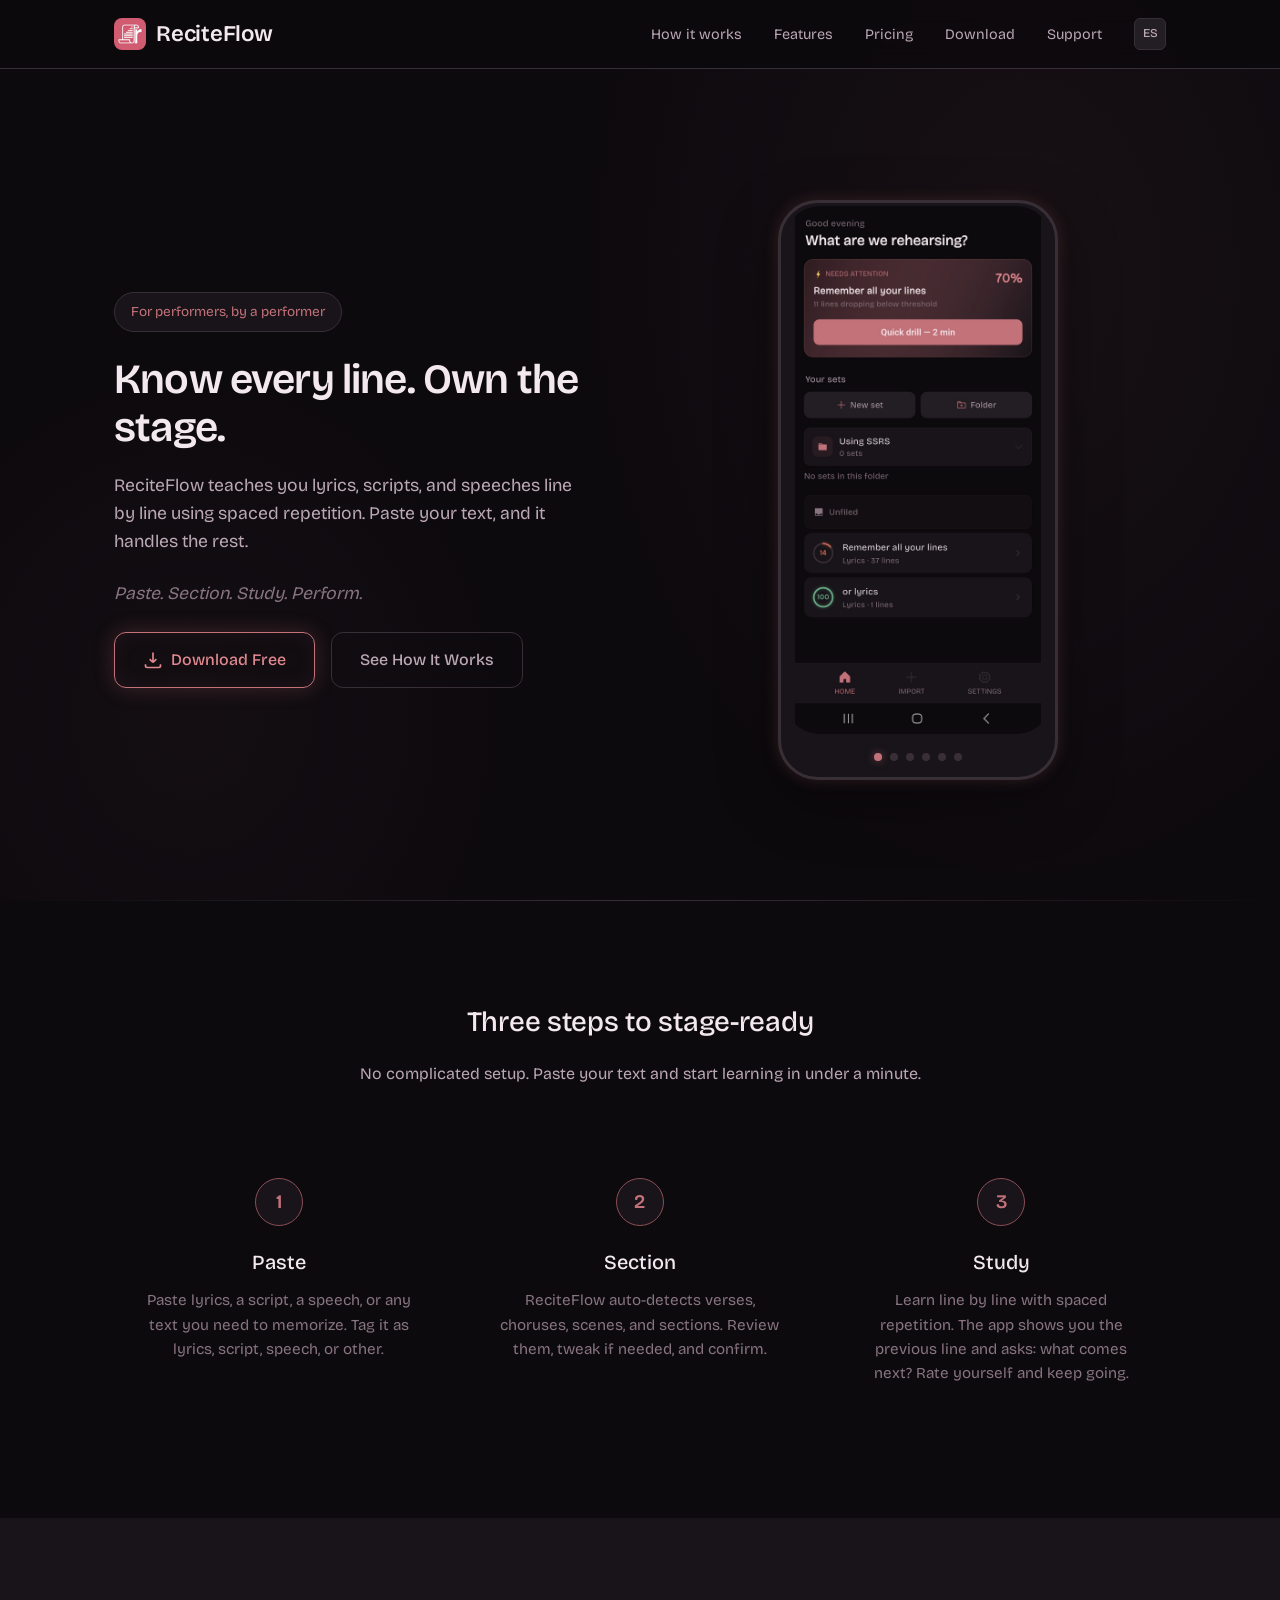
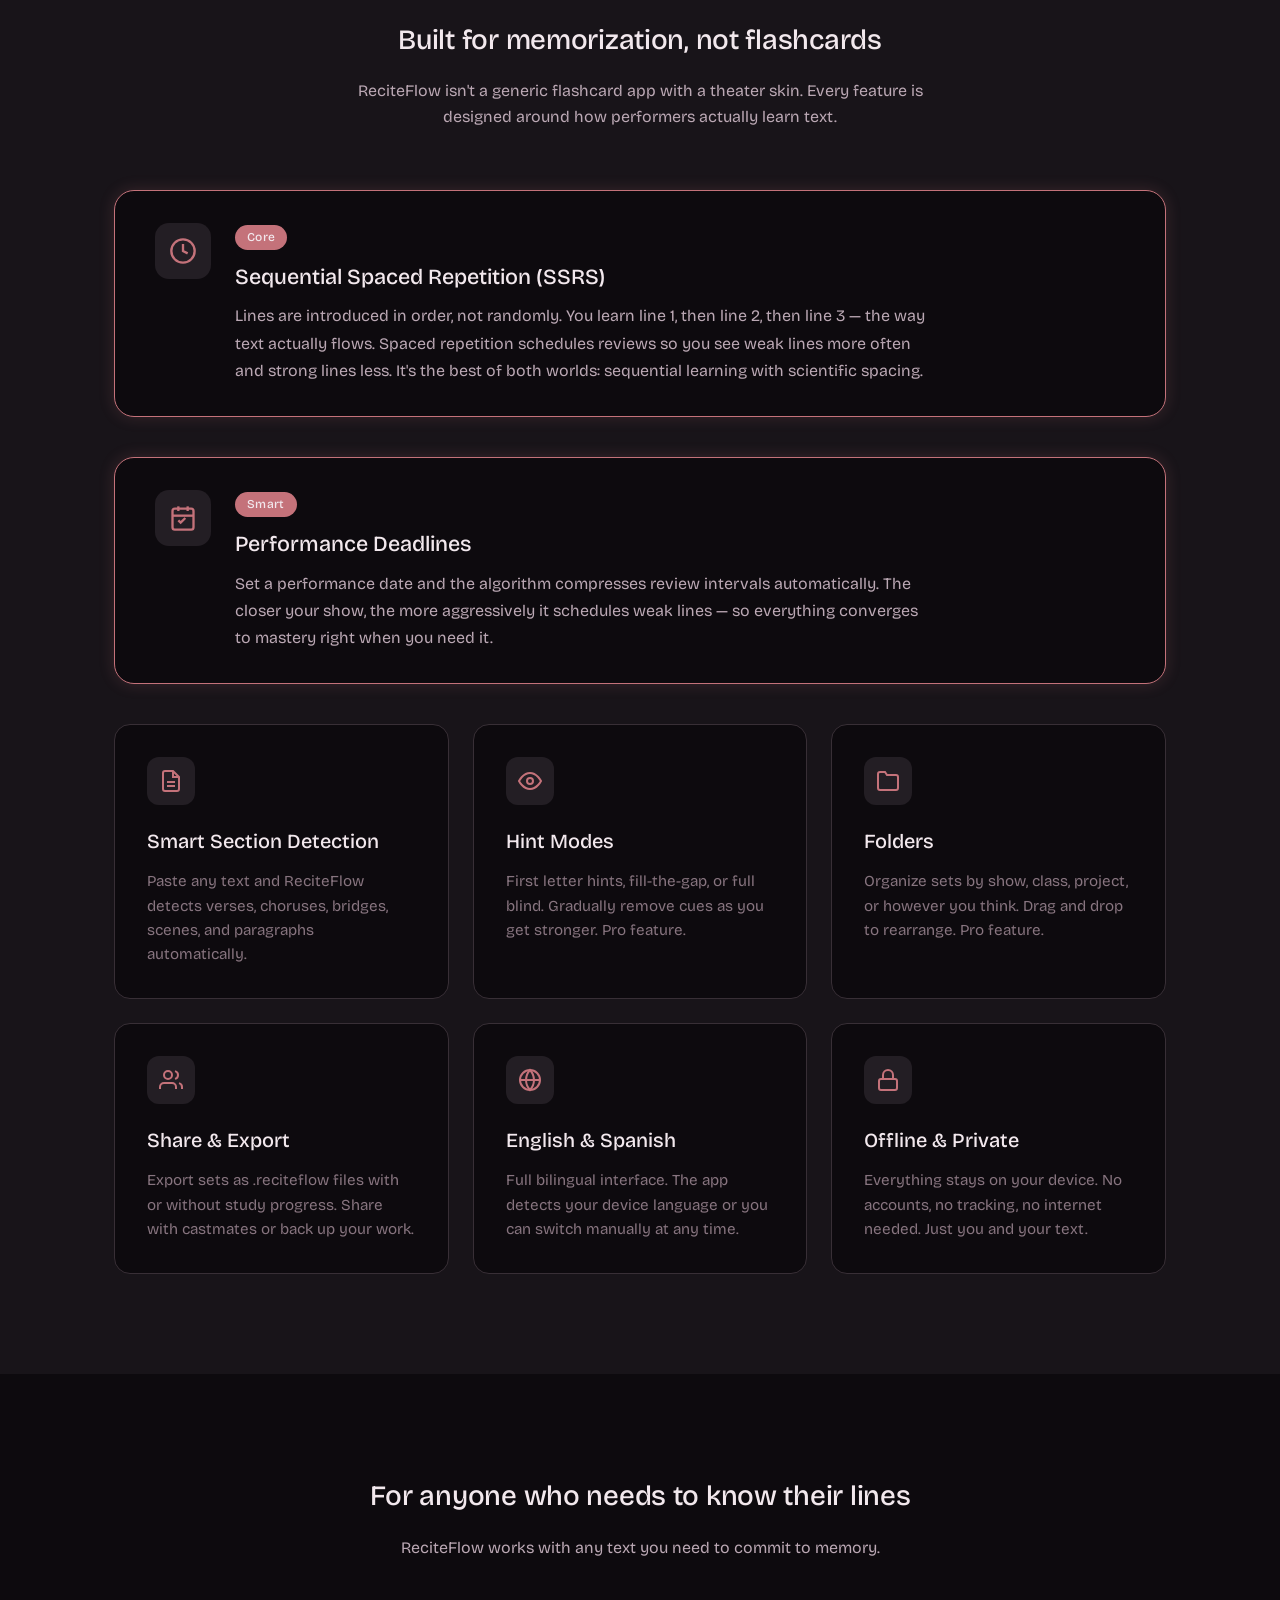
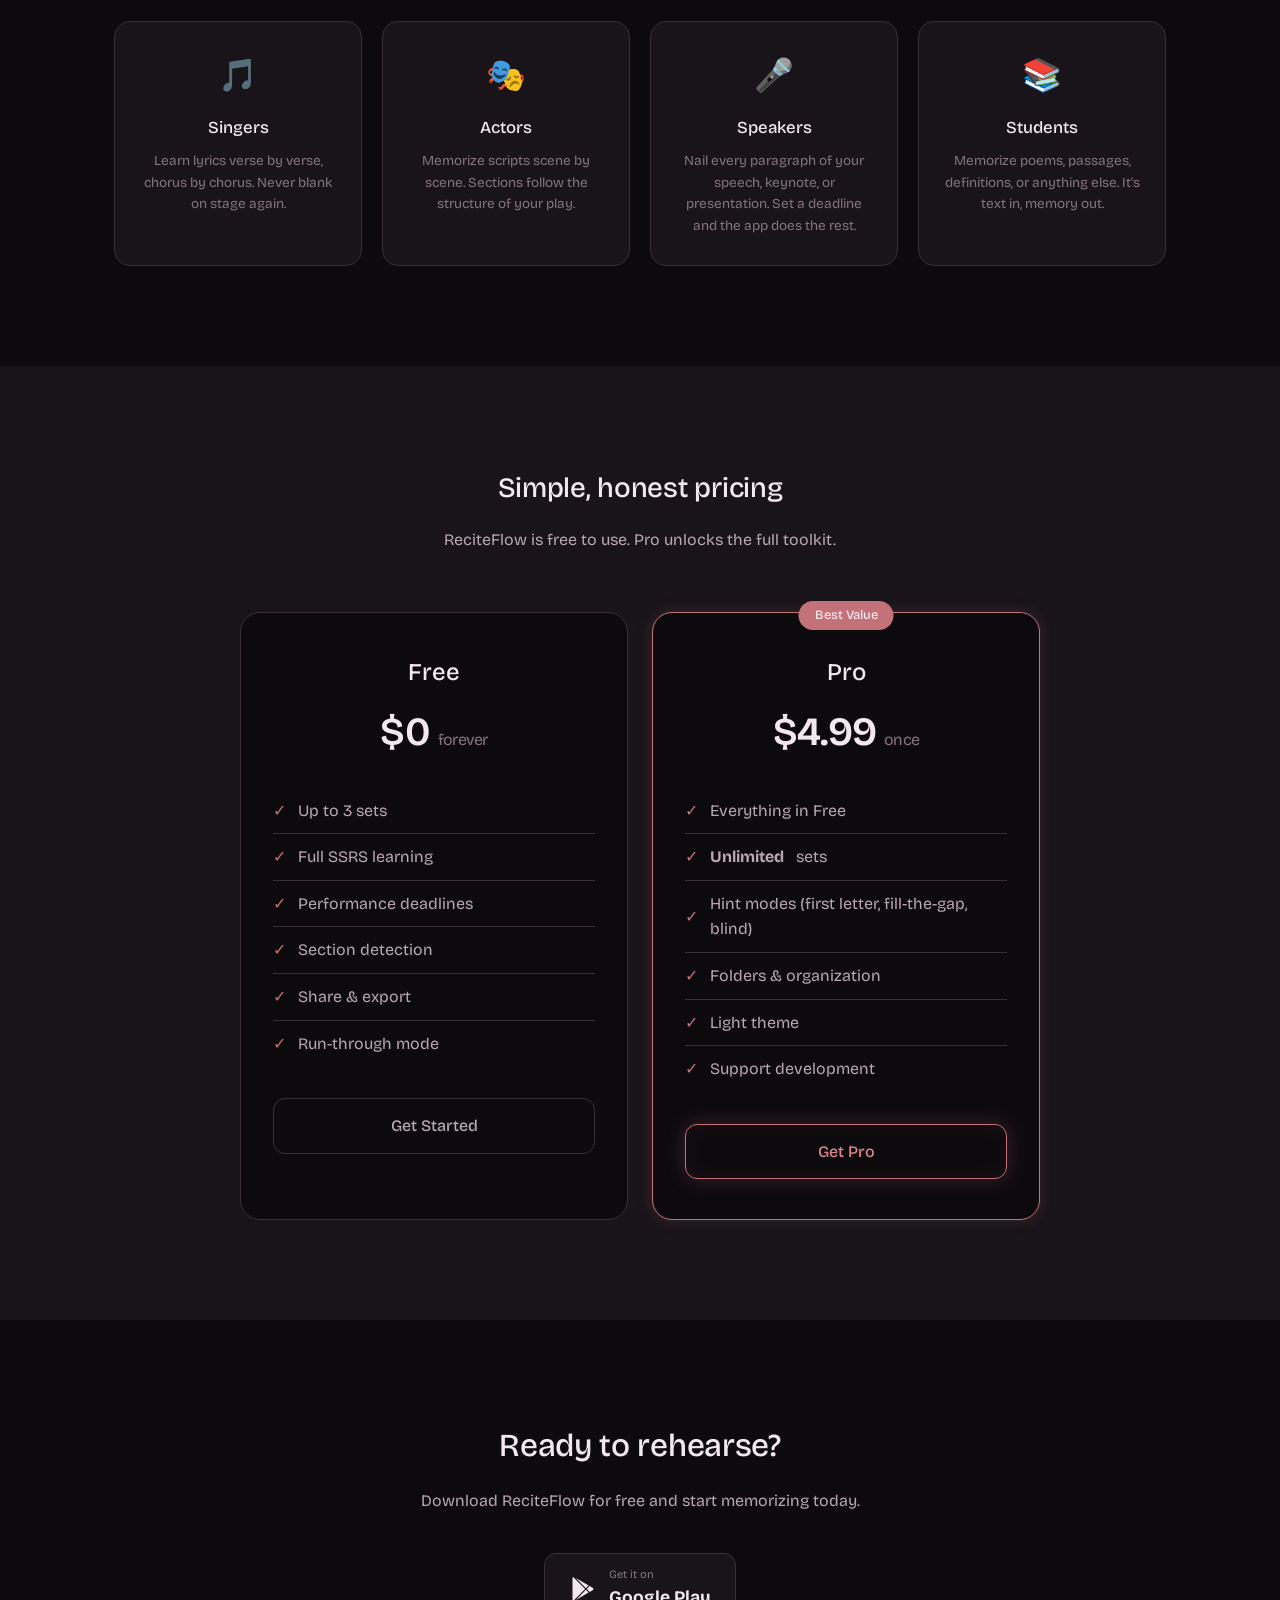
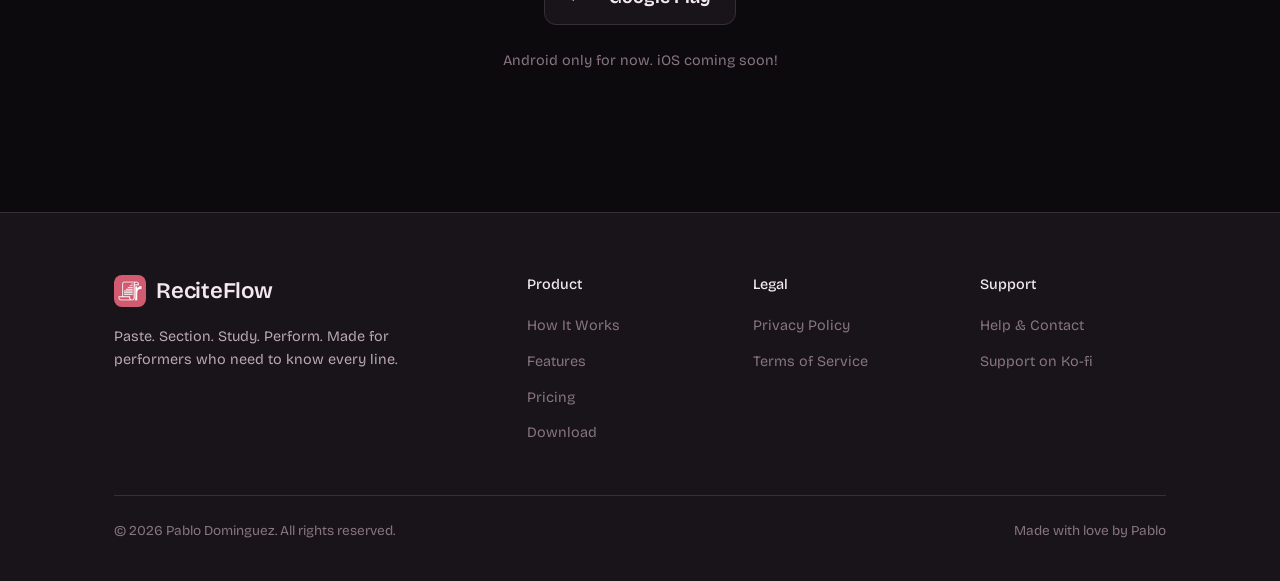
<file: index.html>
<!DOCTYPE html>
<html lang="en">
<head>
  <meta charset="UTF-8">
  <meta name="viewport" content="width=device-width, initial-scale=1.0">
  <title>ReciteFlow - Memorize lyrics, scripts & speeches with spaced repetition</title>
  <meta name="description" content="Paste your text, ReciteFlow breaks it into sections and teaches you line by line using spaced repetition. Performance deadlines, smart scheduling, hint modes. Offline, no ads.">
  <meta name="keywords" content="memorize lyrics app, memorize scripts, memorize speeches, spaced repetition, line learning app, actor memorization, singer lyrics, speech memorization, SSRS, flashcard">
  <link rel="canonical" href="https://reciteflow.com/">

  <!-- Hreflang -->
  <link rel="alternate" hreflang="en" href="https://reciteflow.com/">
  <link rel="alternate" hreflang="es" href="https://reciteflow.com/es/">
  <link rel="alternate" hreflang="x-default" href="https://reciteflow.com/">

  <!-- Open Graph -->
  <meta property="og:title" content="ReciteFlow - Memorize lyrics, scripts & speeches with spaced repetition">
  <meta property="og:description" content="Paste your text, learn it line by line with smart scheduling. Performance deadlines compress your study plan automatically. No ads, works offline.">
  <meta property="og:type" content="website">
  <meta property="og:url" content="https://reciteflow.com">
  <meta property="og:image" content="https://reciteflow.com/images/logo_512.png">
  <meta property="og:image:width" content="512">
  <meta property="og:image:height" content="512">
  <meta property="og:locale" content="en_US">
  <meta property="og:locale:alternate" content="es_ES">

  <!-- Twitter Card -->
  <meta name="twitter:card" content="summary_large_image">
  <meta name="twitter:title" content="ReciteFlow - Memorize lyrics, scripts & speeches">
  <meta name="twitter:description" content="Paste your text, learn it line by line with spaced repetition. Smart scheduling, performance deadlines, hint modes. Offline, no ads.">
  <meta name="twitter:image" content="https://reciteflow.com/images/logo_512.png">

  <!-- Favicon -->
  <link rel="icon" type="image/png" sizes="32x32" href="images/logo_32.png">
  <link rel="apple-touch-icon" sizes="192x192" href="images/logo_192.png">

  <!-- Fonts -->
  <link rel="preconnect" href="https://fonts.googleapis.com">
  <link rel="preconnect" href="https://fonts.gstatic.com" crossorigin>
  <link href="https://fonts.googleapis.com/css2?family=Bricolage+Grotesque:wght@300;400;500;600;700&display=swap" rel="stylesheet">

  <link rel="stylesheet" href="css/style.css">

  <!-- Structured Data -->
  <script type="application/ld+json">
  {
    "@context": "https://schema.org",
    "@type": "SoftwareApplication",
    "name": "ReciteFlow",
    "operatingSystem": "Android",
    "applicationCategory": "EducationalApplication",
    "description": "Memorize lyrics, scripts, and speeches using spaced repetition. Paste your text, detect sections, and learn line by line with smart scheduling and performance deadlines.",
    "offers": {
      "@type": "Offer",
      "price": "0",
      "priceCurrency": "USD"
    }
  }
  </script>

  <!-- Language auto-detection -->
  <script>
    (function() {
      if (localStorage.getItem('reciteflow-lang-choice')) return;
      var lang = navigator.language || navigator.userLanguage;
      if (lang && lang.toLowerCase().startsWith('es')) {
        window.location.href = '/es/';
      }
    })();
  </script>
</head>
<body>
  <!-- Navigation -->
  <nav>
    <div class="container">
      <a href="/" class="logo">
        <img src="images/logo_48.png" alt="ReciteFlow logo" width="32" height="32">
        ReciteFlow
      </a>
      <button class="menu-toggle" aria-label="Toggle menu">
        <span></span>
        <span></span>
        <span></span>
      </button>
      <ul>
        <li><a href="#how-it-works">How it works</a></li>
        <li><a href="#features">Features</a></li>
        <li><a href="#pricing">Pricing</a></li>
        <li><a href="#download">Download</a></li>
        <li><a href="support.html">Support</a></li>
        <li><a href="/es/" class="lang-switch" title="Espa&ntilde;ol">ES</a></li>
      </ul>
    </div>
  </nav>

  <!-- Hero Section -->
  <section class="hero">
    <div class="container">
      <div class="hero-content">
        <span class="hero-badge">For performers, by a performer</span>
        <h1>Know every line. Own the stage.</h1>
        <p>ReciteFlow teaches you lyrics, scripts, and speeches line by line using spaced repetition. Paste your text, and it handles the rest.</p>
        <p class="tagline">Paste. Section. Study. Perform.</p>
        <div class="hero-buttons">
          <a href="#download" class="btn btn-primary">
            <svg width="20" height="20" viewBox="0 0 24 24" fill="none" stroke="currentColor" stroke-width="2">
              <path d="M12 15V3M12 15L8 11M12 15L16 11M3 17V19C3 20.1 3.9 21 5 21H19C20.1 21 21 20.1 21 19V17"/>
            </svg>
            Download Free
          </a>
          <a href="#how-it-works" class="btn btn-secondary">See How It Works</a>
        </div>
      </div>
      <div class="hero-visual">
        <div class="phone-mockup">
          <div class="phone-screen">
            <div class="screenshot-carousel">
              <img src="images/screenshots/home_screen.jpg" alt="ReciteFlow home screen" class="screenshot active">
              <img src="images/screenshots/import_paste_screen.jpg" alt="Import and paste text" class="screenshot">
              <img src="images/screenshots/creation_completed_screen.jpg" alt="Set created, ready to learn" class="screenshot">
              <img src="images/screenshots/set_details_screen.jpg" alt="Set details with stats" class="screenshot">
              <img src="images/screenshots/card_front.jpg" alt="Learning card - recall prompt" class="screenshot">
              <img src="images/screenshots/card_back.jpg" alt="Learning card - rate yourself" class="screenshot">
            </div>
          </div>
          <div class="carousel-dots">
            <span class="dot active"></span>
            <span class="dot"></span>
            <span class="dot"></span>
            <span class="dot"></span>
            <span class="dot"></span>
            <span class="dot"></span>
          </div>
        </div>
      </div>
    </div>
  </section>

  <!-- How It Works Section -->
  <section class="how-it-works" id="how-it-works">
    <div class="container">
      <div class="section-header">
        <h2>Three steps to stage-ready</h2>
        <p>No complicated setup. Paste your text and start learning in under a minute.</p>
      </div>
      <div class="steps-grid">
        <div class="step-card">
          <div class="step-number">1</div>
          <h3>Paste</h3>
          <p>Paste lyrics, a script, a speech, or any text you need to memorize. Tag it as lyrics, script, speech, or other.</p>
        </div>
        <div class="step-card">
          <div class="step-number">2</div>
          <h3>Section</h3>
          <p>ReciteFlow auto-detects verses, choruses, scenes, and sections. Review them, tweak if needed, and confirm.</p>
        </div>
        <div class="step-card">
          <div class="step-number">3</div>
          <h3>Study</h3>
          <p>Learn line by line with spaced repetition. The app shows you the previous line and asks: what comes next? Rate yourself and keep going.</p>
        </div>
      </div>
    </div>
  </section>

  <!-- Features Section -->
  <section class="features" id="features">
    <div class="container">
      <div class="section-header">
        <h2>Built for memorization, not flashcards</h2>
        <p>ReciteFlow isn't a generic flashcard app with a theater skin. Every feature is designed around how performers actually learn text.</p>
      </div>

      <!-- SSRS Highlight -->
      <div class="feature-highlight">
        <div class="feature-highlight-icon">
          <svg width="28" height="28" viewBox="0 0 24 24" fill="none" stroke="currentColor" stroke-width="2">
            <circle cx="12" cy="12" r="10"/>
            <polyline points="12 6 12 12 16 14"/>
          </svg>
        </div>
        <div class="feature-highlight-content">
          <span class="feature-badge">Core</span>
          <h3>Sequential Spaced Repetition (SSRS)</h3>
          <p>Lines are introduced in order, not randomly. You learn line 1, then line 2, then line 3 &mdash; the way text actually flows. Spaced repetition schedules reviews so you see weak lines more often and strong lines less. It's the best of both worlds: sequential learning with scientific spacing.</p>
        </div>
      </div>

      <!-- Performance Deadline Highlight -->
      <div class="feature-highlight">
        <div class="feature-highlight-icon">
          <svg width="28" height="28" viewBox="0 0 24 24" fill="none" stroke="currentColor" stroke-width="2">
            <rect x="3" y="4" width="18" height="18" rx="2" ry="2"/>
            <line x1="16" y1="2" x2="16" y2="6"/>
            <line x1="8" y1="2" x2="8" y2="6"/>
            <line x1="3" y1="10" x2="21" y2="10"/>
            <path d="M8 14l2 2 4-4"/>
          </svg>
        </div>
        <div class="feature-highlight-content">
          <span class="feature-badge">Smart</span>
          <h3>Performance Deadlines</h3>
          <p>Set a performance date and the algorithm compresses review intervals automatically. The closer your show, the more aggressively it schedules weak lines &mdash; so everything converges to mastery right when you need it.</p>
        </div>
      </div>

      <!-- Features Grid -->
      <div class="features-grid">
        <div class="feature-card">
          <div class="feature-icon">
            <svg width="24" height="24" viewBox="0 0 24 24" fill="none" stroke="currentColor" stroke-width="2">
              <path d="M14 2H6a2 2 0 00-2 2v16a2 2 0 002 2h12a2 2 0 002-2V8z"/>
              <polyline points="14 2 14 8 20 8"/>
              <line x1="16" y1="13" x2="8" y2="13"/>
              <line x1="16" y1="17" x2="8" y2="17"/>
            </svg>
          </div>
          <h3>Smart Section Detection</h3>
          <p>Paste any text and ReciteFlow detects verses, choruses, bridges, scenes, and paragraphs automatically.</p>
        </div>
        <div class="feature-card">
          <div class="feature-icon">
            <svg width="24" height="24" viewBox="0 0 24 24" fill="none" stroke="currentColor" stroke-width="2">
              <path d="M1 12s4-8 11-8 11 8 11 8-4 8-11 8-11-8-11-8z"/>
              <circle cx="12" cy="12" r="3"/>
            </svg>
          </div>
          <h3>Hint Modes</h3>
          <p>First letter hints, fill-the-gap, or full blind. Gradually remove cues as you get stronger. Pro feature.</p>
        </div>
        <div class="feature-card">
          <div class="feature-icon">
            <svg width="24" height="24" viewBox="0 0 24 24" fill="none" stroke="currentColor" stroke-width="2">
              <path d="M22 19a2 2 0 01-2 2H4a2 2 0 01-2-2V5a2 2 0 012-2h5l2 3h9a2 2 0 012 2z"/>
            </svg>
          </div>
          <h3>Folders</h3>
          <p>Organize sets by show, class, project, or however you think. Drag and drop to rearrange. Pro feature.</p>
        </div>
        <div class="feature-card">
          <div class="feature-icon">
            <svg width="24" height="24" viewBox="0 0 24 24" fill="none" stroke="currentColor" stroke-width="2">
              <path d="M17 21v-2a4 4 0 00-4-4H5a4 4 0 00-4 4v2"/>
              <circle cx="9" cy="7" r="4"/>
              <path d="M23 21v-2a4 4 0 00-3-3.87"/>
              <path d="M16 3.13a4 4 0 010 7.75"/>
            </svg>
          </div>
          <h3>Share & Export</h3>
          <p>Export sets as .reciteflow files with or without study progress. Share with castmates or back up your work.</p>
        </div>
        <div class="feature-card">
          <div class="feature-icon">
            <svg width="24" height="24" viewBox="0 0 24 24" fill="none" stroke="currentColor" stroke-width="2">
              <circle cx="12" cy="12" r="10"/>
              <path d="M2 12h20M12 2a15.3 15.3 0 014 10 15.3 15.3 0 01-4 10 15.3 15.3 0 01-4-10 15.3 15.3 0 014-10z"/>
            </svg>
          </div>
          <h3>English & Spanish</h3>
          <p>Full bilingual interface. The app detects your device language or you can switch manually at any time.</p>
        </div>
        <div class="feature-card">
          <div class="feature-icon">
            <svg width="24" height="24" viewBox="0 0 24 24" fill="none" stroke="currentColor" stroke-width="2">
              <rect x="3" y="11" width="18" height="11" rx="2" ry="2"/>
              <path d="M7 11V7a5 5 0 0110 0v4"/>
            </svg>
          </div>
          <h3>Offline & Private</h3>
          <p>Everything stays on your device. No accounts, no tracking, no internet needed. Just you and your text.</p>
        </div>
      </div>
    </div>
  </section>

  <!-- Use Cases Section -->
  <section class="use-cases" id="use-cases">
    <div class="container">
      <div class="section-header">
        <h2>For anyone who needs to know their lines</h2>
        <p>ReciteFlow works with any text you need to commit to memory.</p>
      </div>
      <div class="use-cases-grid">
        <div class="use-case-card">
          <span class="use-case-emoji">&#127925;</span>
          <h3>Singers</h3>
          <p>Learn lyrics verse by verse, chorus by chorus. Never blank on stage again.</p>
        </div>
        <div class="use-case-card">
          <span class="use-case-emoji">&#127917;</span>
          <h3>Actors</h3>
          <p>Memorize scripts scene by scene. Sections follow the structure of your play.</p>
        </div>
        <div class="use-case-card">
          <span class="use-case-emoji">&#127908;</span>
          <h3>Speakers</h3>
          <p>Nail every paragraph of your speech, keynote, or presentation. Set a deadline and the app does the rest.</p>
        </div>
        <div class="use-case-card">
          <span class="use-case-emoji">&#128218;</span>
          <h3>Students</h3>
          <p>Memorize poems, passages, definitions, or anything else. It's text in, memory out.</p>
        </div>
      </div>
    </div>
  </section>

  <!-- Pricing Section -->
  <section class="pricing" id="pricing">
    <div class="container">
      <div class="section-header">
        <h2>Simple, honest pricing</h2>
        <p>ReciteFlow is free to use. Pro unlocks the full toolkit.</p>
      </div>
      <div class="pricing-cards">
        <div class="pricing-card">
          <h3>Free</h3>
          <div class="price">$0 <span>forever</span></div>
          <ul class="pricing-features">
            <li><span class="check">&#10003;</span> Up to 3 sets</li>
            <li><span class="check">&#10003;</span> Full SSRS learning</li>
            <li><span class="check">&#10003;</span> Performance deadlines</li>
            <li><span class="check">&#10003;</span> Section detection</li>
            <li><span class="check">&#10003;</span> Share & export</li>
            <li><span class="check">&#10003;</span> Run-through mode</li>
          </ul>
          <a href="#download" class="btn btn-secondary" style="width: 100%; justify-content: center;">Get Started</a>
        </div>
        <div class="pricing-card featured">
          <h3>Pro</h3>
          <div class="price">$4.99 <span>once</span></div>
          <ul class="pricing-features">
            <li><span class="check">&#10003;</span> Everything in Free</li>
            <li><span class="check">&#10003;</span> <strong>Unlimited</strong> sets</li>
            <li><span class="check">&#10003;</span> Hint modes (first letter, fill-the-gap, blind)</li>
            <li><span class="check">&#10003;</span> Folders &amp; organization</li>
            <li><span class="check">&#10003;</span> Light theme</li>
            <li><span class="check">&#10003;</span> Support development</li>
          </ul>
          <a href="#download" class="btn btn-primary" style="width: 100%; justify-content: center;">Get Pro</a>
        </div>
      </div>
    </div>
  </section>

  <!-- Download Section -->
  <section class="download" id="download">
    <div class="container">
      <h2>Ready to rehearse?</h2>
      <p>Download ReciteFlow for free and start memorizing today.</p>
      <div class="store-buttons">
        <a href="https://play.google.com/store/apps/details?id=com.pbldmngz.reciteflow" class="store-button" target="_blank" rel="noopener">
          <svg viewBox="0 0 24 24" fill="currentColor">
            <path d="M3.609 1.814L13.792 12 3.609 22.186a.996.996 0 01-.609-.92V2.734a1 1 0 01.609-.92zm10.89 10.893l2.302 2.302-10.937 6.333 8.635-8.635zm3.199-3.199l2.807 1.626a1 1 0 010 1.732l-2.807 1.626L15.206 12l2.492-2.492zM5.864 2.658L16.801 8.99l-2.302 2.303-8.635-8.635z"/>
          </svg>
          <div class="store-text">
            <small>Get it on</small>
            <strong>Google Play</strong>
          </div>
        </a>
      </div>
      <p style="margin-top: 24px; font-size: 0.9rem; color: var(--slate);">Android only for now. iOS coming soon!</p>
    </div>
  </section>

  <!-- Footer -->
  <footer>
    <div class="container">
      <div class="footer-content">
        <div class="footer-brand">
          <a href="/" class="logo">
            <img src="images/logo_48.png" alt="ReciteFlow logo" width="28" height="28">
            ReciteFlow
          </a>
          <p>Paste. Section. Study. Perform. Made for performers who need to know every line.</p>
        </div>
        <div class="footer-links">
          <h4>Product</h4>
          <ul>
            <li><a href="#how-it-works">How It Works</a></li>
            <li><a href="#features">Features</a></li>
            <li><a href="#pricing">Pricing</a></li>
            <li><a href="#download">Download</a></li>
          </ul>
        </div>
        <div class="footer-links">
          <h4>Legal</h4>
          <ul>
            <li><a href="privacy.html">Privacy Policy</a></li>
            <li><a href="terms.html">Terms of Service</a></li>
          </ul>
        </div>
        <div class="footer-links">
          <h4>Support</h4>
          <ul>
            <li><a href="support.html">Help & Contact</a></li>
            <li><a href="https://ko-fi.com/pablodm9" target="_blank" rel="noopener">Support on Ko-fi</a></li>
          </ul>
        </div>
      </div>
      <div class="footer-bottom">
        <p>&copy; 2026 Pablo Dominguez. All rights reserved.</p>
        <p>Made with love by <a href="https://dominguezpablo.com" target="_blank" rel="noopener">Pablo</a></p>
      </div>
    </div>
  </footer>

  <!-- Scripts -->
  <script>
    document.addEventListener('DOMContentLoaded', function() {
      const screenshots = document.querySelectorAll('.screenshot');
      const dots = document.querySelectorAll('.dot');
      let currentIndex = 0;
      const interval = 4000;

      function showSlide(index) {
        screenshots.forEach((s, i) => s.classList.toggle('active', i === index));
        dots.forEach((d, i) => d.classList.toggle('active', i === index));
      }

      function nextSlide() {
        currentIndex = (currentIndex + 1) % screenshots.length;
        showSlide(currentIndex);
      }

      dots.forEach((dot, i) => {
        dot.addEventListener('click', () => {
          currentIndex = i;
          showSlide(currentIndex);
        });
      });

      setInterval(nextSlide, interval);

      // Mobile menu toggle
      const menuToggle = document.querySelector('.menu-toggle');
      const navMenu = document.querySelector('nav ul');

      if (menuToggle) {
        menuToggle.addEventListener('click', () => {
          menuToggle.classList.toggle('active');
          navMenu.classList.toggle('open');
        });

        navMenu.querySelectorAll('a').forEach(link => {
          link.addEventListener('click', () => {
            menuToggle.classList.remove('active');
            navMenu.classList.remove('open');
          });
        });
      }
    });
  </script>
</body>
</html>
</file>
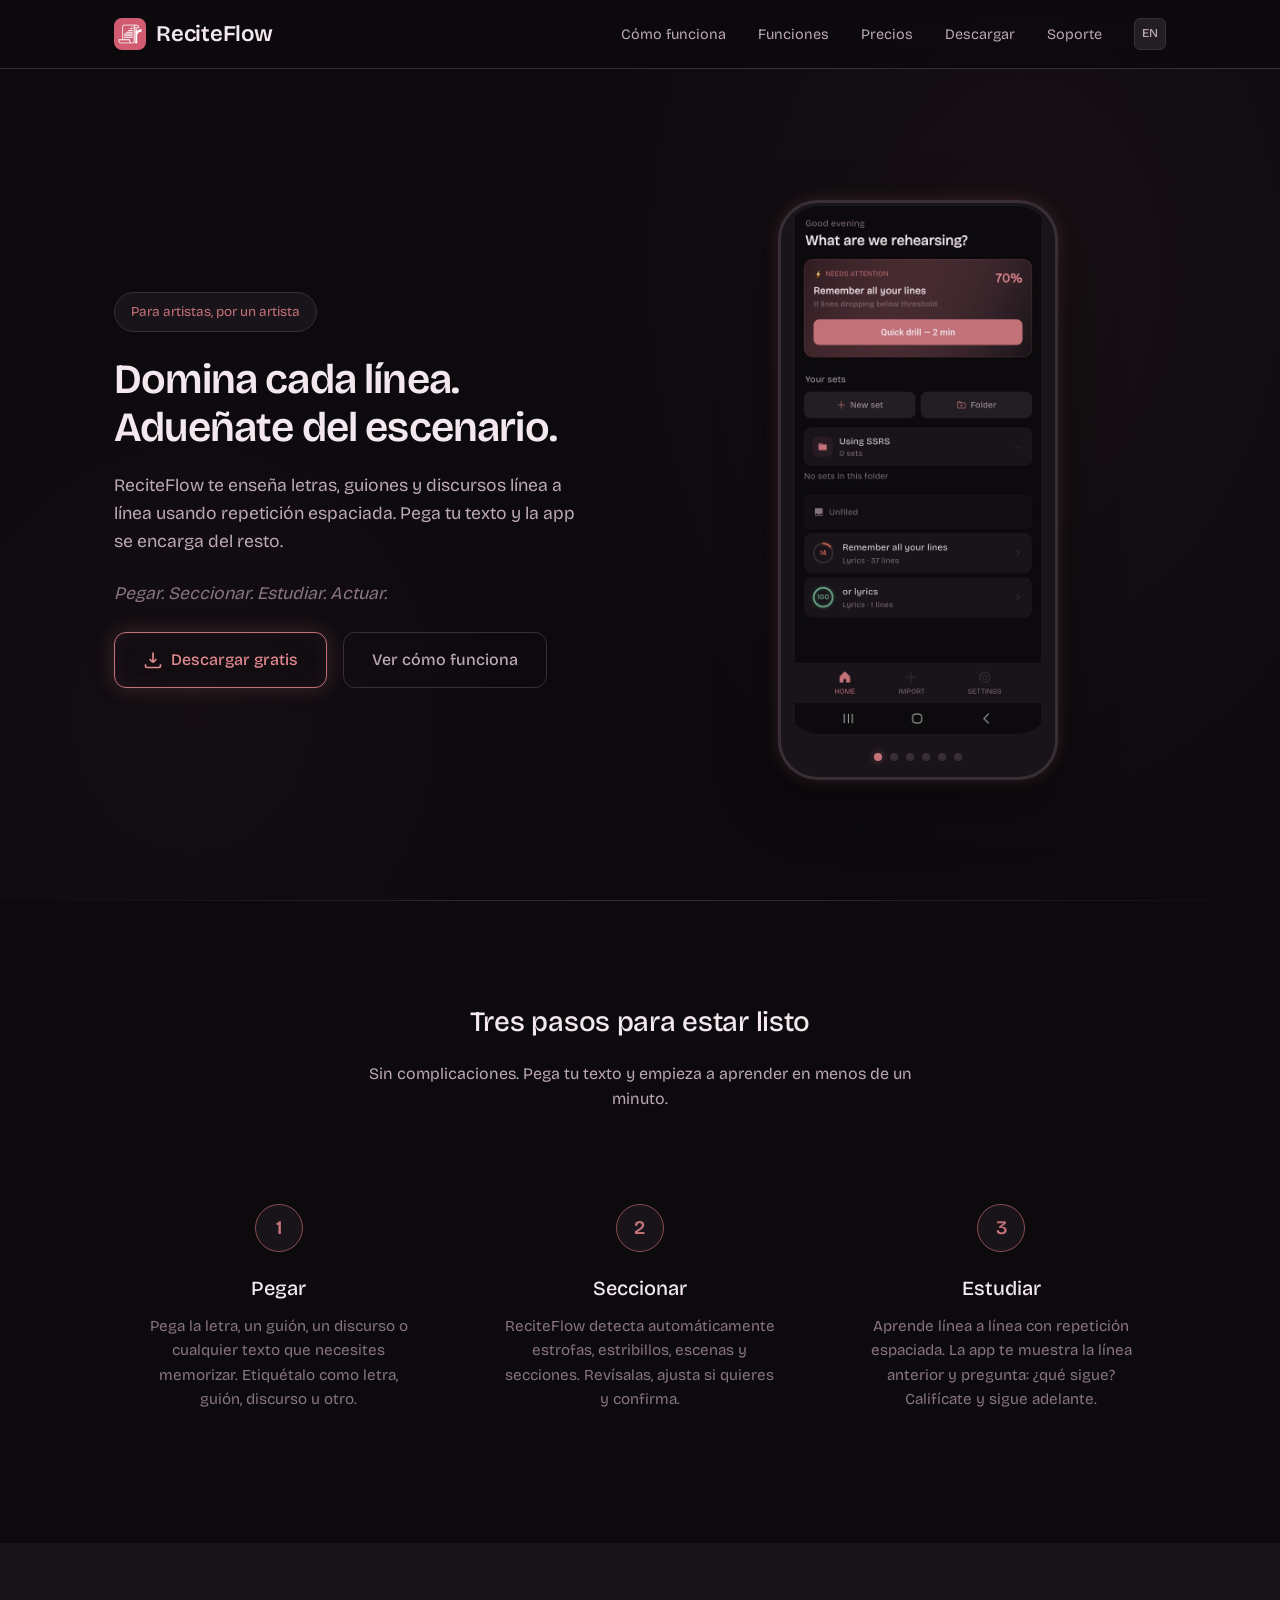
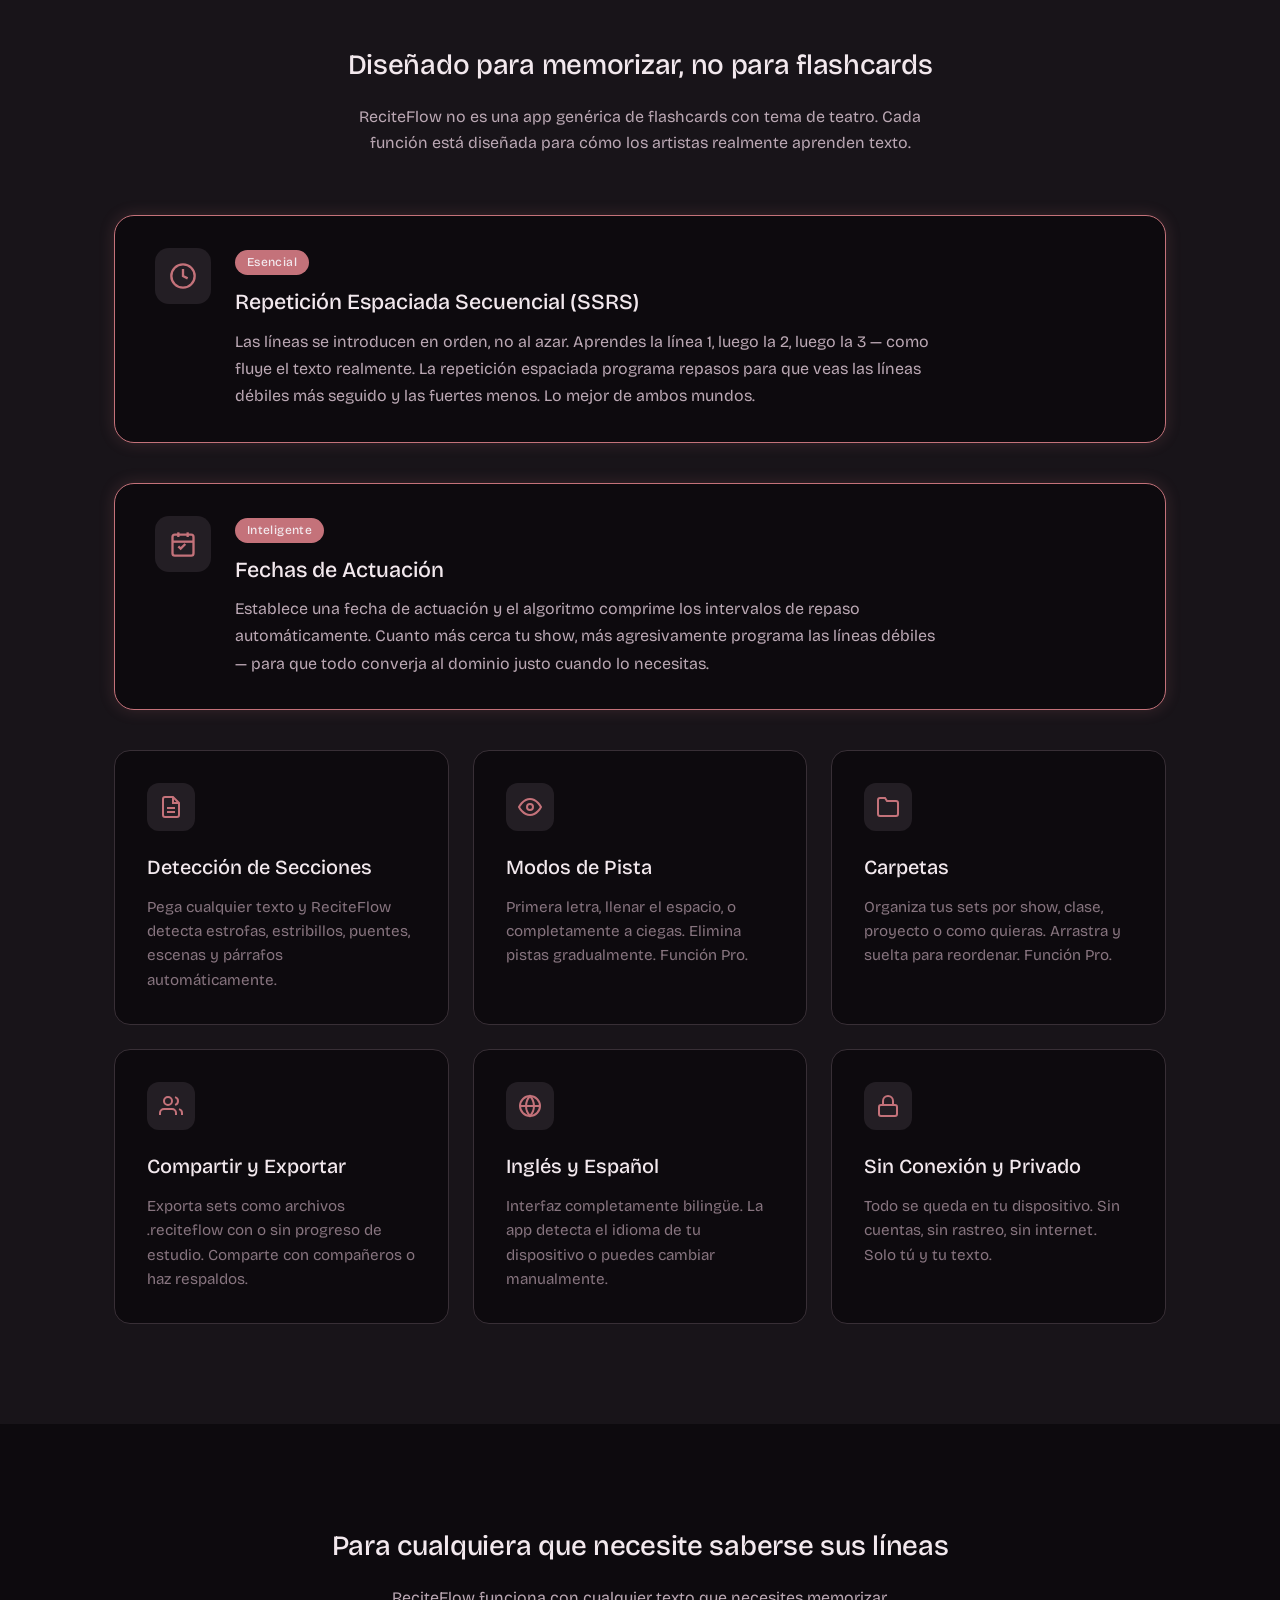
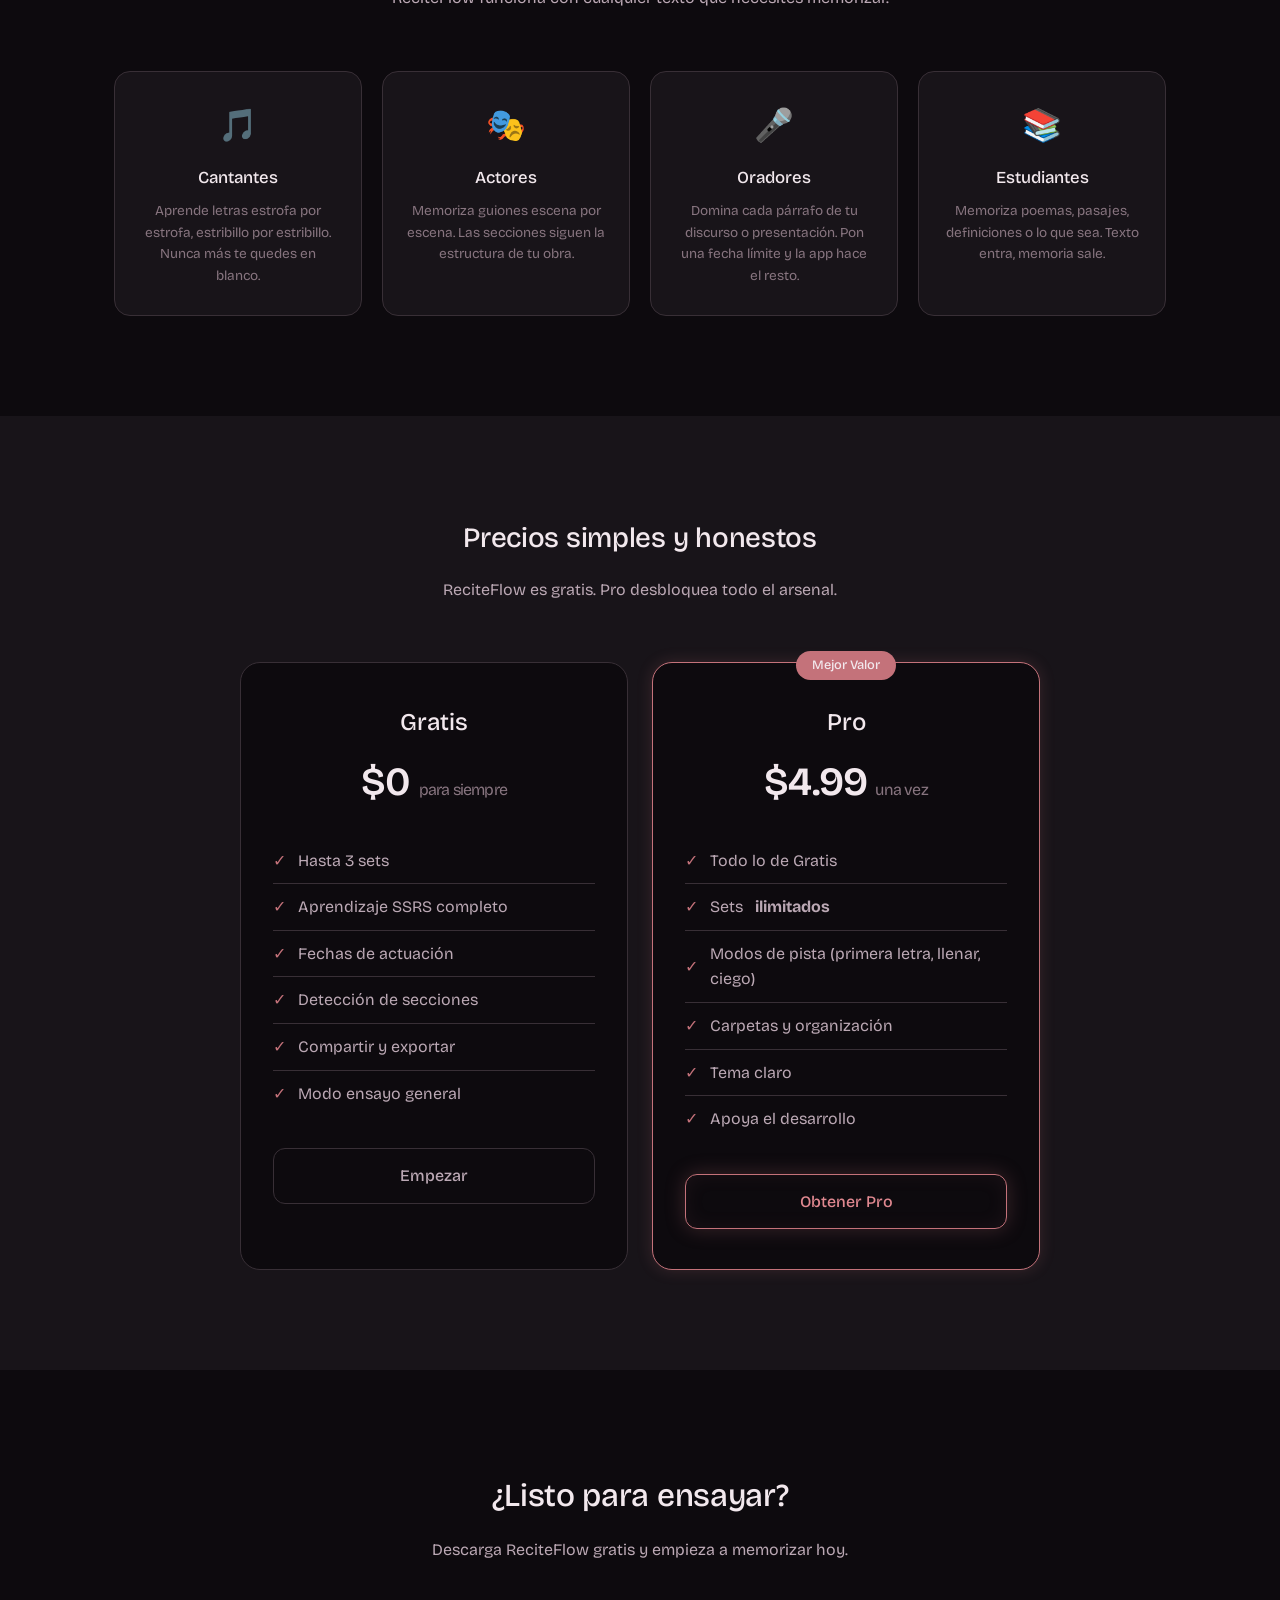
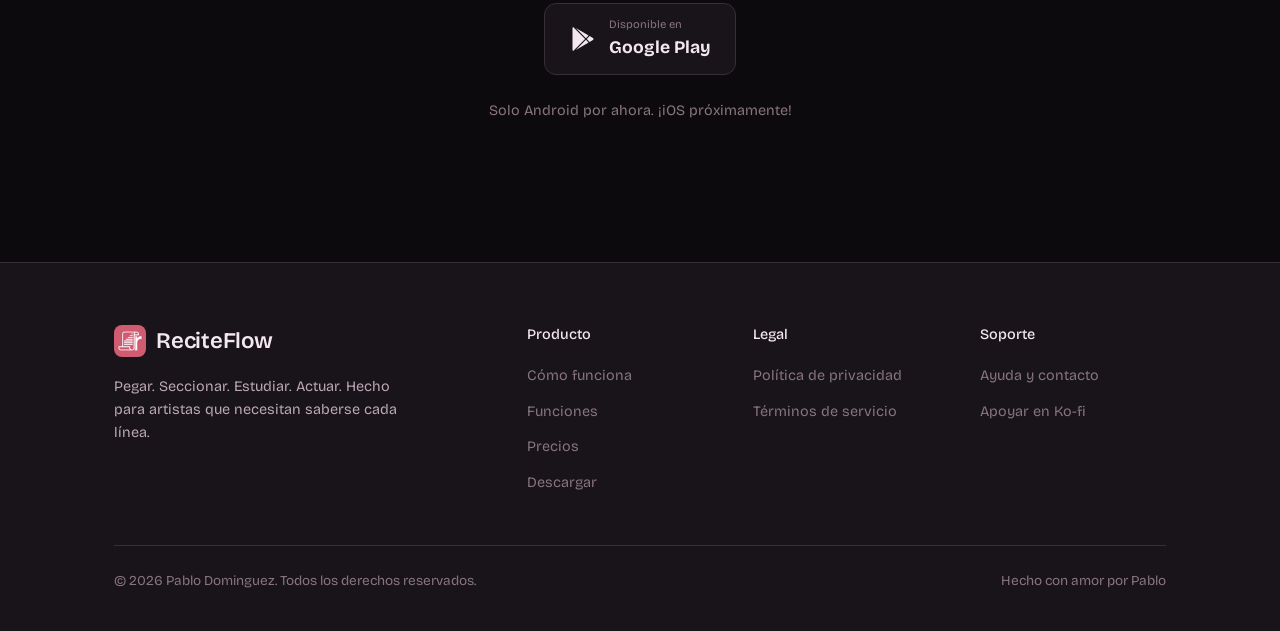
<file: es/index.html>
<!DOCTYPE html>
<html lang="es">
<head>
  <meta charset="UTF-8">
  <meta name="viewport" content="width=device-width, initial-scale=1.0">
  <title>ReciteFlow - Memoriza letras, guiones y discursos con repetición espaciada</title>
  <meta name="description" content="Pega tu texto, ReciteFlow lo divide en secciones y te enseña línea a línea con repetición espaciada. Fechas de actuación, programación inteligente, modos de pista. Sin conexión, sin anuncios.">
  <meta name="keywords" content="memorizar letras app, memorizar guiones, memorizar discursos, repetición espaciada, app de líneas, memorización actores, cantantes letras, memorizar texto, SSRS">
  <link rel="canonical" href="https://reciteflow.com/es/">

  <link rel="alternate" hreflang="en" href="https://reciteflow.com/">
  <link rel="alternate" hreflang="es" href="https://reciteflow.com/es/">
  <link rel="alternate" hreflang="x-default" href="https://reciteflow.com/">

  <meta property="og:title" content="ReciteFlow - Memoriza letras, guiones y discursos con repetición espaciada">
  <meta property="og:description" content="Pega tu texto, aprende línea a línea con programación inteligente. Las fechas de actuación comprimen tu plan de estudio automáticamente. Sin anuncios, funciona sin conexión.">
  <meta property="og:type" content="website">
  <meta property="og:url" content="https://reciteflow.com/es/">
  <meta property="og:image" content="https://reciteflow.com/images/logo_512.png">
  <meta property="og:locale" content="es_ES">

  <link rel="icon" type="image/png" sizes="32x32" href="../images/logo_32.png">
  <link rel="apple-touch-icon" sizes="192x192" href="../images/logo_192.png">

  <link rel="preconnect" href="https://fonts.googleapis.com">
  <link rel="preconnect" href="https://fonts.gstatic.com" crossorigin>
  <link href="https://fonts.googleapis.com/css2?family=Bricolage+Grotesque:wght@300;400;500;600;700&display=swap" rel="stylesheet">

  <link rel="stylesheet" href="../css/style.css">

  <script type="application/ld+json">
  {
    "@context": "https://schema.org",
    "@type": "SoftwareApplication",
    "name": "ReciteFlow",
    "operatingSystem": "Android",
    "applicationCategory": "EducationalApplication",
    "description": "Memoriza letras, guiones y discursos usando repetición espaciada. Pega tu texto, detecta secciones y aprende línea a línea con programación inteligente y fechas de actuación.",
    "offers": {
      "@type": "Offer",
      "price": "0",
      "priceCurrency": "USD"
    }
  }
  </script>
</head>
<body>
  <nav>
    <div class="container">
      <a href="/es/" class="logo">
        <img src="../images/logo_48.png" alt="Logo de ReciteFlow" width="32" height="32">
        ReciteFlow
      </a>
      <button class="menu-toggle" aria-label="Abrir menú">
        <span></span>
        <span></span>
        <span></span>
      </button>
      <ul>
        <li><a href="#how-it-works">Cómo funciona</a></li>
        <li><a href="#features">Funciones</a></li>
        <li><a href="#pricing">Precios</a></li>
        <li><a href="#download">Descargar</a></li>
        <li><a href="support.html">Soporte</a></li>
        <li><a href="/" class="lang-switch" title="English">EN</a></li>
      </ul>
    </div>
  </nav>

  <!-- Hero -->
  <section class="hero">
    <div class="container">
      <div class="hero-content">
        <span class="hero-badge">Para artistas, por un artista</span>
        <h1>Domina cada línea. Adueñate del escenario.</h1>
        <p>ReciteFlow te enseña letras, guiones y discursos línea a línea usando repetición espaciada. Pega tu texto y la app se encarga del resto.</p>
        <p class="tagline">Pegar. Seccionar. Estudiar. Actuar.</p>
        <div class="hero-buttons">
          <a href="#download" class="btn btn-primary">
            <svg width="20" height="20" viewBox="0 0 24 24" fill="none" stroke="currentColor" stroke-width="2">
              <path d="M12 15V3M12 15L8 11M12 15L16 11M3 17V19C3 20.1 3.9 21 5 21H19C20.1 21 21 20.1 21 19V17"/>
            </svg>
            Descargar gratis
          </a>
          <a href="#how-it-works" class="btn btn-secondary">Ver cómo funciona</a>
        </div>
      </div>
      <div class="hero-visual">
        <div class="phone-mockup">
          <div class="phone-screen">
            <div class="screenshot-carousel">
              <img src="../images/screenshots/home_screen.jpg" alt="Pantalla de inicio de ReciteFlow" class="screenshot active">
              <img src="../images/screenshots/import_paste_screen.jpg" alt="Importar y pegar texto" class="screenshot">
              <img src="../images/screenshots/creation_completed_screen.jpg" alt="Set creado, listo para aprender" class="screenshot">
              <img src="../images/screenshots/set_details_screen.jpg" alt="Detalles del set con estadísticas" class="screenshot">
              <img src="../images/screenshots/card_front.jpg" alt="Tarjeta de aprendizaje - recordar" class="screenshot">
              <img src="../images/screenshots/card_back.jpg" alt="Tarjeta de aprendizaje - calificar" class="screenshot">
            </div>
          </div>
          <div class="carousel-dots">
            <span class="dot active"></span>
            <span class="dot"></span>
            <span class="dot"></span>
            <span class="dot"></span>
            <span class="dot"></span>
            <span class="dot"></span>
          </div>
        </div>
      </div>
    </div>
  </section>

  <!-- How It Works -->
  <section class="how-it-works" id="how-it-works">
    <div class="container">
      <div class="section-header">
        <h2>Tres pasos para estar listo</h2>
        <p>Sin complicaciones. Pega tu texto y empieza a aprender en menos de un minuto.</p>
      </div>
      <div class="steps-grid">
        <div class="step-card">
          <div class="step-number">1</div>
          <h3>Pegar</h3>
          <p>Pega la letra, un guión, un discurso o cualquier texto que necesites memorizar. Etiquétalo como letra, guión, discurso u otro.</p>
        </div>
        <div class="step-card">
          <div class="step-number">2</div>
          <h3>Seccionar</h3>
          <p>ReciteFlow detecta automáticamente estrofas, estribillos, escenas y secciones. Revísalas, ajusta si quieres y confirma.</p>
        </div>
        <div class="step-card">
          <div class="step-number">3</div>
          <h3>Estudiar</h3>
          <p>Aprende línea a línea con repetición espaciada. La app te muestra la línea anterior y pregunta: ¿qué sigue? Califícate y sigue adelante.</p>
        </div>
      </div>
    </div>
  </section>

  <!-- Features -->
  <section class="features" id="features">
    <div class="container">
      <div class="section-header">
        <h2>Diseñado para memorizar, no para flashcards</h2>
        <p>ReciteFlow no es una app genérica de flashcards con tema de teatro. Cada función está diseñada para cómo los artistas realmente aprenden texto.</p>
      </div>

      <div class="feature-highlight">
        <div class="feature-highlight-icon">
          <svg width="28" height="28" viewBox="0 0 24 24" fill="none" stroke="currentColor" stroke-width="2">
            <circle cx="12" cy="12" r="10"/>
            <polyline points="12 6 12 12 16 14"/>
          </svg>
        </div>
        <div class="feature-highlight-content">
          <span class="feature-badge">Esencial</span>
          <h3>Repetición Espaciada Secuencial (SSRS)</h3>
          <p>Las líneas se introducen en orden, no al azar. Aprendes la línea 1, luego la 2, luego la 3 &mdash; como fluye el texto realmente. La repetición espaciada programa repasos para que veas las líneas débiles más seguido y las fuertes menos. Lo mejor de ambos mundos.</p>
        </div>
      </div>

      <div class="feature-highlight">
        <div class="feature-highlight-icon">
          <svg width="28" height="28" viewBox="0 0 24 24" fill="none" stroke="currentColor" stroke-width="2">
            <rect x="3" y="4" width="18" height="18" rx="2" ry="2"/>
            <line x1="16" y1="2" x2="16" y2="6"/>
            <line x1="8" y1="2" x2="8" y2="6"/>
            <line x1="3" y1="10" x2="21" y2="10"/>
            <path d="M8 14l2 2 4-4"/>
          </svg>
        </div>
        <div class="feature-highlight-content">
          <span class="feature-badge">Inteligente</span>
          <h3>Fechas de Actuación</h3>
          <p>Establece una fecha de actuación y el algoritmo comprime los intervalos de repaso automáticamente. Cuanto más cerca tu show, más agresivamente programa las líneas débiles &mdash; para que todo converja al dominio justo cuando lo necesitas.</p>
        </div>
      </div>

      <div class="features-grid">
        <div class="feature-card">
          <div class="feature-icon">
            <svg width="24" height="24" viewBox="0 0 24 24" fill="none" stroke="currentColor" stroke-width="2">
              <path d="M14 2H6a2 2 0 00-2 2v16a2 2 0 002 2h12a2 2 0 002-2V8z"/>
              <polyline points="14 2 14 8 20 8"/>
              <line x1="16" y1="13" x2="8" y2="13"/>
              <line x1="16" y1="17" x2="8" y2="17"/>
            </svg>
          </div>
          <h3>Detección de Secciones</h3>
          <p>Pega cualquier texto y ReciteFlow detecta estrofas, estribillos, puentes, escenas y párrafos automáticamente.</p>
        </div>
        <div class="feature-card">
          <div class="feature-icon">
            <svg width="24" height="24" viewBox="0 0 24 24" fill="none" stroke="currentColor" stroke-width="2">
              <path d="M1 12s4-8 11-8 11 8 11 8-4 8-11 8-11-8-11-8z"/>
              <circle cx="12" cy="12" r="3"/>
            </svg>
          </div>
          <h3>Modos de Pista</h3>
          <p>Primera letra, llenar el espacio, o completamente a ciegas. Elimina pistas gradualmente. Función Pro.</p>
        </div>
        <div class="feature-card">
          <div class="feature-icon">
            <svg width="24" height="24" viewBox="0 0 24 24" fill="none" stroke="currentColor" stroke-width="2">
              <path d="M22 19a2 2 0 01-2 2H4a2 2 0 01-2-2V5a2 2 0 012-2h5l2 3h9a2 2 0 012 2z"/>
            </svg>
          </div>
          <h3>Carpetas</h3>
          <p>Organiza tus sets por show, clase, proyecto o como quieras. Arrastra y suelta para reordenar. Función Pro.</p>
        </div>
        <div class="feature-card">
          <div class="feature-icon">
            <svg width="24" height="24" viewBox="0 0 24 24" fill="none" stroke="currentColor" stroke-width="2">
              <path d="M17 21v-2a4 4 0 00-4-4H5a4 4 0 00-4 4v2"/>
              <circle cx="9" cy="7" r="4"/>
              <path d="M23 21v-2a4 4 0 00-3-3.87"/>
              <path d="M16 3.13a4 4 0 010 7.75"/>
            </svg>
          </div>
          <h3>Compartir y Exportar</h3>
          <p>Exporta sets como archivos .reciteflow con o sin progreso de estudio. Comparte con compañeros o haz respaldos.</p>
        </div>
        <div class="feature-card">
          <div class="feature-icon">
            <svg width="24" height="24" viewBox="0 0 24 24" fill="none" stroke="currentColor" stroke-width="2">
              <circle cx="12" cy="12" r="10"/>
              <path d="M2 12h20M12 2a15.3 15.3 0 014 10 15.3 15.3 0 01-4 10 15.3 15.3 0 01-4-10 15.3 15.3 0 014-10z"/>
            </svg>
          </div>
          <h3>Inglés y Español</h3>
          <p>Interfaz completamente bilingüe. La app detecta el idioma de tu dispositivo o puedes cambiar manualmente.</p>
        </div>
        <div class="feature-card">
          <div class="feature-icon">
            <svg width="24" height="24" viewBox="0 0 24 24" fill="none" stroke="currentColor" stroke-width="2">
              <rect x="3" y="11" width="18" height="11" rx="2" ry="2"/>
              <path d="M7 11V7a5 5 0 0110 0v4"/>
            </svg>
          </div>
          <h3>Sin Conexión y Privado</h3>
          <p>Todo se queda en tu dispositivo. Sin cuentas, sin rastreo, sin internet. Solo tú y tu texto.</p>
        </div>
      </div>
    </div>
  </section>

  <!-- Use Cases -->
  <section class="use-cases" id="use-cases">
    <div class="container">
      <div class="section-header">
        <h2>Para cualquiera que necesite saberse sus líneas</h2>
        <p>ReciteFlow funciona con cualquier texto que necesites memorizar.</p>
      </div>
      <div class="use-cases-grid">
        <div class="use-case-card">
          <span class="use-case-emoji">&#127925;</span>
          <h3>Cantantes</h3>
          <p>Aprende letras estrofa por estrofa, estribillo por estribillo. Nunca más te quedes en blanco.</p>
        </div>
        <div class="use-case-card">
          <span class="use-case-emoji">&#127917;</span>
          <h3>Actores</h3>
          <p>Memoriza guiones escena por escena. Las secciones siguen la estructura de tu obra.</p>
        </div>
        <div class="use-case-card">
          <span class="use-case-emoji">&#127908;</span>
          <h3>Oradores</h3>
          <p>Domina cada párrafo de tu discurso o presentación. Pon una fecha límite y la app hace el resto.</p>
        </div>
        <div class="use-case-card">
          <span class="use-case-emoji">&#128218;</span>
          <h3>Estudiantes</h3>
          <p>Memoriza poemas, pasajes, definiciones o lo que sea. Texto entra, memoria sale.</p>
        </div>
      </div>
    </div>
  </section>

  <!-- Pricing -->
  <section class="pricing" id="pricing">
    <div class="container">
      <div class="section-header">
        <h2>Precios simples y honestos</h2>
        <p>ReciteFlow es gratis. Pro desbloquea todo el arsenal.</p>
      </div>
      <div class="pricing-cards">
        <div class="pricing-card">
          <h3>Gratis</h3>
          <div class="price">$0 <span>para siempre</span></div>
          <ul class="pricing-features">
            <li><span class="check">&#10003;</span> Hasta 3 sets</li>
            <li><span class="check">&#10003;</span> Aprendizaje SSRS completo</li>
            <li><span class="check">&#10003;</span> Fechas de actuación</li>
            <li><span class="check">&#10003;</span> Detección de secciones</li>
            <li><span class="check">&#10003;</span> Compartir y exportar</li>
            <li><span class="check">&#10003;</span> Modo ensayo general</li>
          </ul>
          <a href="#download" class="btn btn-secondary" style="width: 100%; justify-content: center;">Empezar</a>
        </div>
        <div class="pricing-card featured">
          <h3>Pro</h3>
          <div class="price">$4.99 <span>una vez</span></div>
          <ul class="pricing-features">
            <li><span class="check">&#10003;</span> Todo lo de Gratis</li>
            <li><span class="check">&#10003;</span> Sets <strong>ilimitados</strong></li>
            <li><span class="check">&#10003;</span> Modos de pista (primera letra, llenar, ciego)</li>
            <li><span class="check">&#10003;</span> Carpetas y organización</li>
            <li><span class="check">&#10003;</span> Tema claro</li>
            <li><span class="check">&#10003;</span> Apoya el desarrollo</li>
          </ul>
          <a href="#download" class="btn btn-primary" style="width: 100%; justify-content: center;">Obtener Pro</a>
        </div>
      </div>
    </div>
  </section>

  <!-- Download -->
  <section class="download" id="download">
    <div class="container">
      <h2>¿Listo para ensayar?</h2>
      <p>Descarga ReciteFlow gratis y empieza a memorizar hoy.</p>
      <div class="store-buttons">
        <a href="https://play.google.com/store/apps/details?id=com.pbldmngz.reciteflow" class="store-button" target="_blank" rel="noopener">
          <svg viewBox="0 0 24 24" fill="currentColor">
            <path d="M3.609 1.814L13.792 12 3.609 22.186a.996.996 0 01-.609-.92V2.734a1 1 0 01.609-.92zm10.89 10.893l2.302 2.302-10.937 6.333 8.635-8.635zm3.199-3.199l2.807 1.626a1 1 0 010 1.732l-2.807 1.626L15.206 12l2.492-2.492zM5.864 2.658L16.801 8.99l-2.302 2.303-8.635-8.635z"/>
          </svg>
          <div class="store-text">
            <small>Disponible en</small>
            <strong>Google Play</strong>
          </div>
        </a>
      </div>
      <p style="margin-top: 24px; font-size: 0.9rem; color: var(--slate);">Solo Android por ahora. ¡iOS próximamente!</p>
    </div>
  </section>

  <!-- Footer -->
  <footer>
    <div class="container">
      <div class="footer-content">
        <div class="footer-brand">
          <a href="/es/" class="logo">
            <img src="../images/logo_48.png" alt="Logo de ReciteFlow" width="28" height="28">
            ReciteFlow
          </a>
          <p>Pegar. Seccionar. Estudiar. Actuar. Hecho para artistas que necesitan saberse cada línea.</p>
        </div>
        <div class="footer-links">
          <h4>Producto</h4>
          <ul>
            <li><a href="#how-it-works">Cómo funciona</a></li>
            <li><a href="#features">Funciones</a></li>
            <li><a href="#pricing">Precios</a></li>
            <li><a href="#download">Descargar</a></li>
          </ul>
        </div>
        <div class="footer-links">
          <h4>Legal</h4>
          <ul>
            <li><a href="privacy.html">Política de privacidad</a></li>
            <li><a href="terms.html">Términos de servicio</a></li>
          </ul>
        </div>
        <div class="footer-links">
          <h4>Soporte</h4>
          <ul>
            <li><a href="support.html">Ayuda y contacto</a></li>
            <li><a href="https://ko-fi.com/pablodm9" target="_blank" rel="noopener">Apoyar en Ko-fi</a></li>
          </ul>
        </div>
      </div>
      <div class="footer-bottom">
        <p>&copy; 2026 Pablo Dominguez. Todos los derechos reservados.</p>
        <p>Hecho con amor por <a href="https://dominguezpablo.com" target="_blank" rel="noopener">Pablo</a></p>
      </div>
    </div>
  </footer>

  <script>
    document.addEventListener('DOMContentLoaded', function() {
      const screenshots = document.querySelectorAll('.screenshot');
      const dots = document.querySelectorAll('.dot');
      let currentIndex = 0;

      function showSlide(index) {
        screenshots.forEach((s, i) => s.classList.toggle('active', i === index));
        dots.forEach((d, i) => d.classList.toggle('active', i === index));
      }

      function nextSlide() {
        currentIndex = (currentIndex + 1) % screenshots.length;
        showSlide(currentIndex);
      }

      dots.forEach((dot, i) => {
        dot.addEventListener('click', () => { currentIndex = i; showSlide(currentIndex); });
      });

      setInterval(nextSlide, 4000);

      const menuToggle = document.querySelector('.menu-toggle');
      const navMenu = document.querySelector('nav ul');
      if (menuToggle) {
        menuToggle.addEventListener('click', () => {
          menuToggle.classList.toggle('active');
          navMenu.classList.toggle('open');
        });
        navMenu.querySelectorAll('a').forEach(link => {
          link.addEventListener('click', () => {
            menuToggle.classList.remove('active');
            navMenu.classList.remove('open');
          });
        });
      }
    });
  </script>
</body>
</html>
</file>
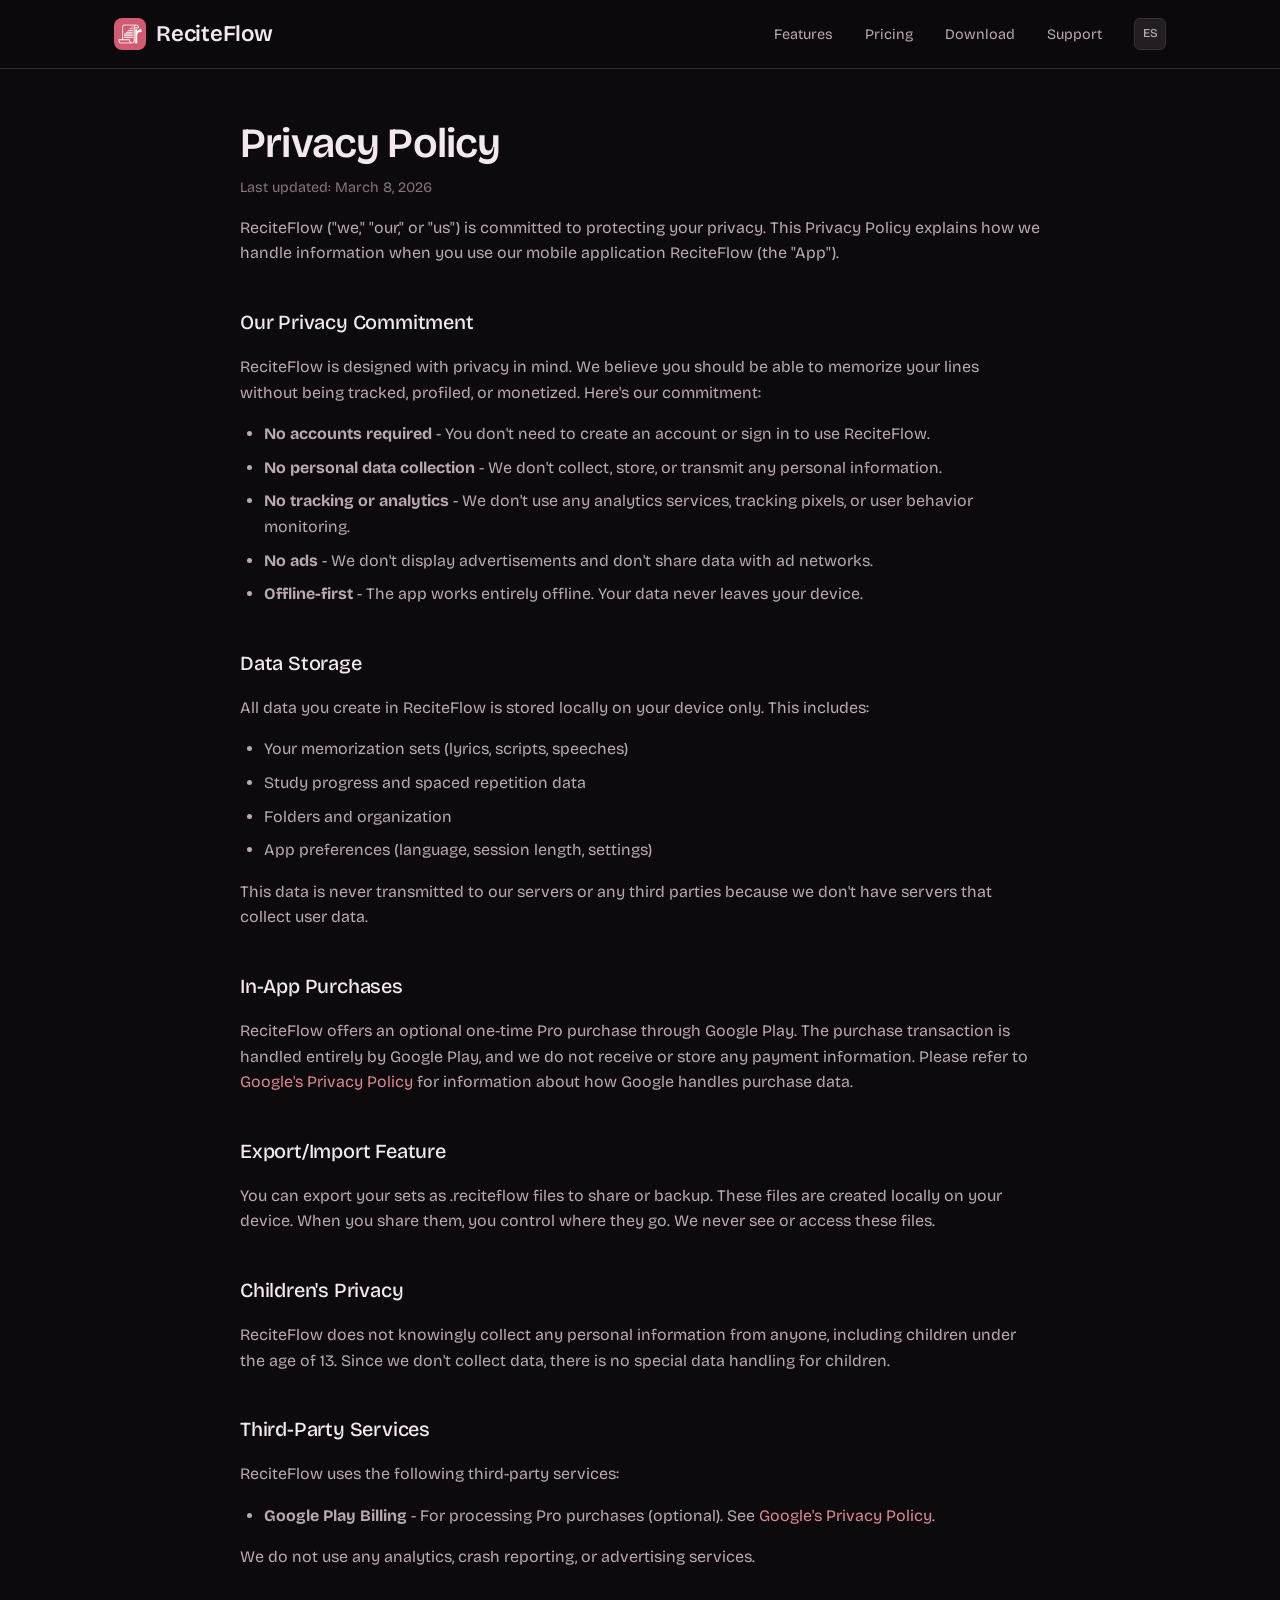
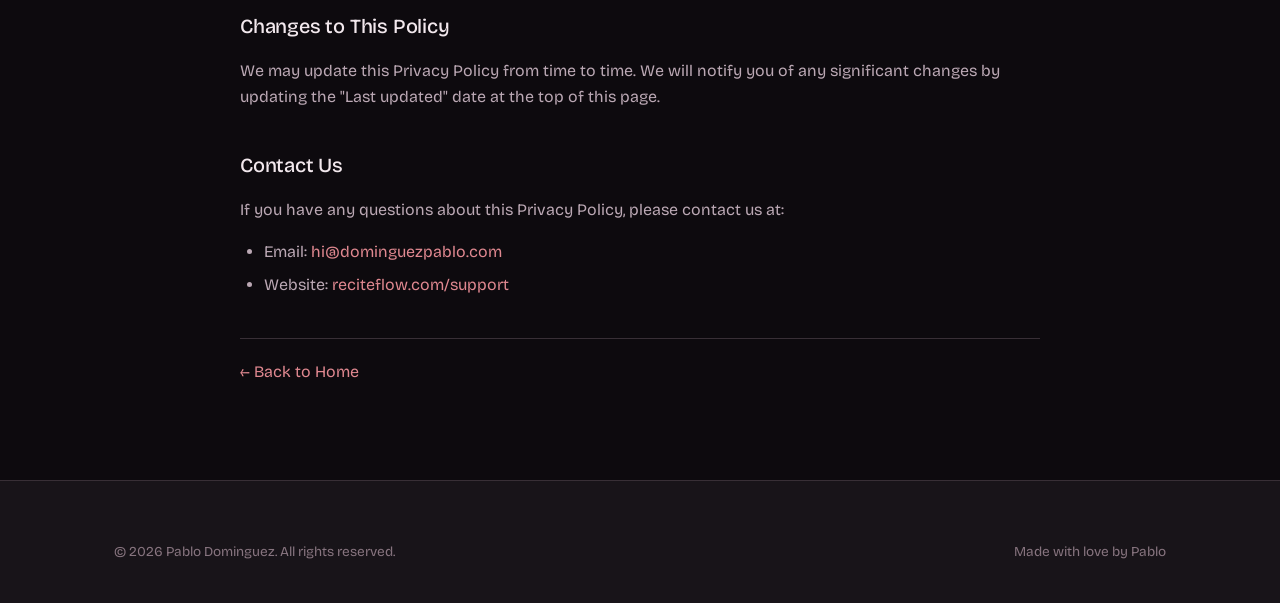
<file: privacy.html>
<!DOCTYPE html>
<html lang="en">
<head>
  <meta charset="UTF-8">
  <meta name="viewport" content="width=device-width, initial-scale=1.0">
  <title>Privacy Policy - ReciteFlow</title>
  <meta name="description" content="Privacy Policy for ReciteFlow, the memorization app for performers.">
  <link rel="canonical" href="https://reciteflow.com/privacy.html">
  <link rel="alternate" hreflang="en" href="https://reciteflow.com/privacy.html">
  <link rel="alternate" hreflang="es" href="https://reciteflow.com/es/privacy.html">
  <link rel="icon" type="image/png" sizes="32x32" href="images/logo_32.png">

  <link rel="preconnect" href="https://fonts.googleapis.com">
  <link rel="preconnect" href="https://fonts.gstatic.com" crossorigin>
  <link href="https://fonts.googleapis.com/css2?family=Bricolage+Grotesque:wght@300;400;500;600;700&display=swap" rel="stylesheet">

  <link rel="stylesheet" href="css/style.css">
</head>
<body>
  <nav>
    <div class="container">
      <a href="/" class="logo">
        <img src="images/logo_48.png" alt="ReciteFlow logo" width="32" height="32">
        ReciteFlow
      </a>
      <ul>
        <li><a href="/#features">Features</a></li>
        <li><a href="/#pricing">Pricing</a></li>
        <li><a href="/#download">Download</a></li>
        <li><a href="support.html">Support</a></li>
        <li><a href="/es/privacy.html" class="lang-switch" title="Espa&ntilde;ol">ES</a></li>
      </ul>
    </div>
  </nav>

  <section class="legal-page">
    <div class="container">
      <div class="legal-content">
        <h1>Privacy Policy</h1>
        <p class="legal-meta">Last updated: March 8, 2026</p>

        <p>ReciteFlow ("we," "our," or "us") is committed to protecting your privacy. This Privacy Policy explains how we handle information when you use our mobile application ReciteFlow (the "App").</p>

        <h2>Our Privacy Commitment</h2>
        <p>ReciteFlow is designed with privacy in mind. We believe you should be able to memorize your lines without being tracked, profiled, or monetized. Here's our commitment:</p>
        <ul>
          <li><strong>No accounts required</strong> - You don't need to create an account or sign in to use ReciteFlow.</li>
          <li><strong>No personal data collection</strong> - We don't collect, store, or transmit any personal information.</li>
          <li><strong>No tracking or analytics</strong> - We don't use any analytics services, tracking pixels, or user behavior monitoring.</li>
          <li><strong>No ads</strong> - We don't display advertisements and don't share data with ad networks.</li>
          <li><strong>Offline-first</strong> - The app works entirely offline. Your data never leaves your device.</li>
        </ul>

        <h2>Data Storage</h2>
        <p>All data you create in ReciteFlow is stored locally on your device only. This includes:</p>
        <ul>
          <li>Your memorization sets (lyrics, scripts, speeches)</li>
          <li>Study progress and spaced repetition data</li>
          <li>Folders and organization</li>
          <li>App preferences (language, session length, settings)</li>
        </ul>
        <p>This data is never transmitted to our servers or any third parties because we don't have servers that collect user data.</p>

        <h2>In-App Purchases</h2>
        <p>ReciteFlow offers an optional one-time Pro purchase through Google Play. The purchase transaction is handled entirely by Google Play, and we do not receive or store any payment information. Please refer to <a href="https://policies.google.com/privacy" target="_blank" rel="noopener">Google's Privacy Policy</a> for information about how Google handles purchase data.</p>

        <h2>Export/Import Feature</h2>
        <p>You can export your sets as .reciteflow files to share or backup. These files are created locally on your device. When you share them, you control where they go. We never see or access these files.</p>

        <h2>Children's Privacy</h2>
        <p>ReciteFlow does not knowingly collect any personal information from anyone, including children under the age of 13. Since we don't collect data, there is no special data handling for children.</p>

        <h2>Third-Party Services</h2>
        <p>ReciteFlow uses the following third-party services:</p>
        <ul>
          <li><strong>Google Play Billing</strong> - For processing Pro purchases (optional). See <a href="https://policies.google.com/privacy" target="_blank" rel="noopener">Google's Privacy Policy</a>.</li>
        </ul>
        <p>We do not use any analytics, crash reporting, or advertising services.</p>

        <h2>Changes to This Policy</h2>
        <p>We may update this Privacy Policy from time to time. We will notify you of any significant changes by updating the "Last updated" date at the top of this page.</p>

        <h2>Contact Us</h2>
        <p>If you have any questions about this Privacy Policy, please contact us at:</p>
        <ul>
          <li>Email: <a href="mailto:hi@dominguezpablo.com">hi@dominguezpablo.com</a></li>
          <li>Website: <a href="https://reciteflow.com/support.html">reciteflow.com/support</a></li>
        </ul>

        <p style="margin-top: 40px; padding-top: 20px; border-top: 1px solid var(--mist);">
          <a href="/">&larr; Back to Home</a>
        </p>
      </div>
    </div>
  </section>

  <footer>
    <div class="container">
      <div class="footer-bottom" style="border-top: none; padding-top: 0;">
        <p>&copy; 2026 Pablo Dominguez. All rights reserved.</p>
        <p>Made with love by <a href="https://dominguezpablo.com" target="_blank" rel="noopener">Pablo</a></p>
      </div>
    </div>
  </footer>
</body>
</html>
</file>
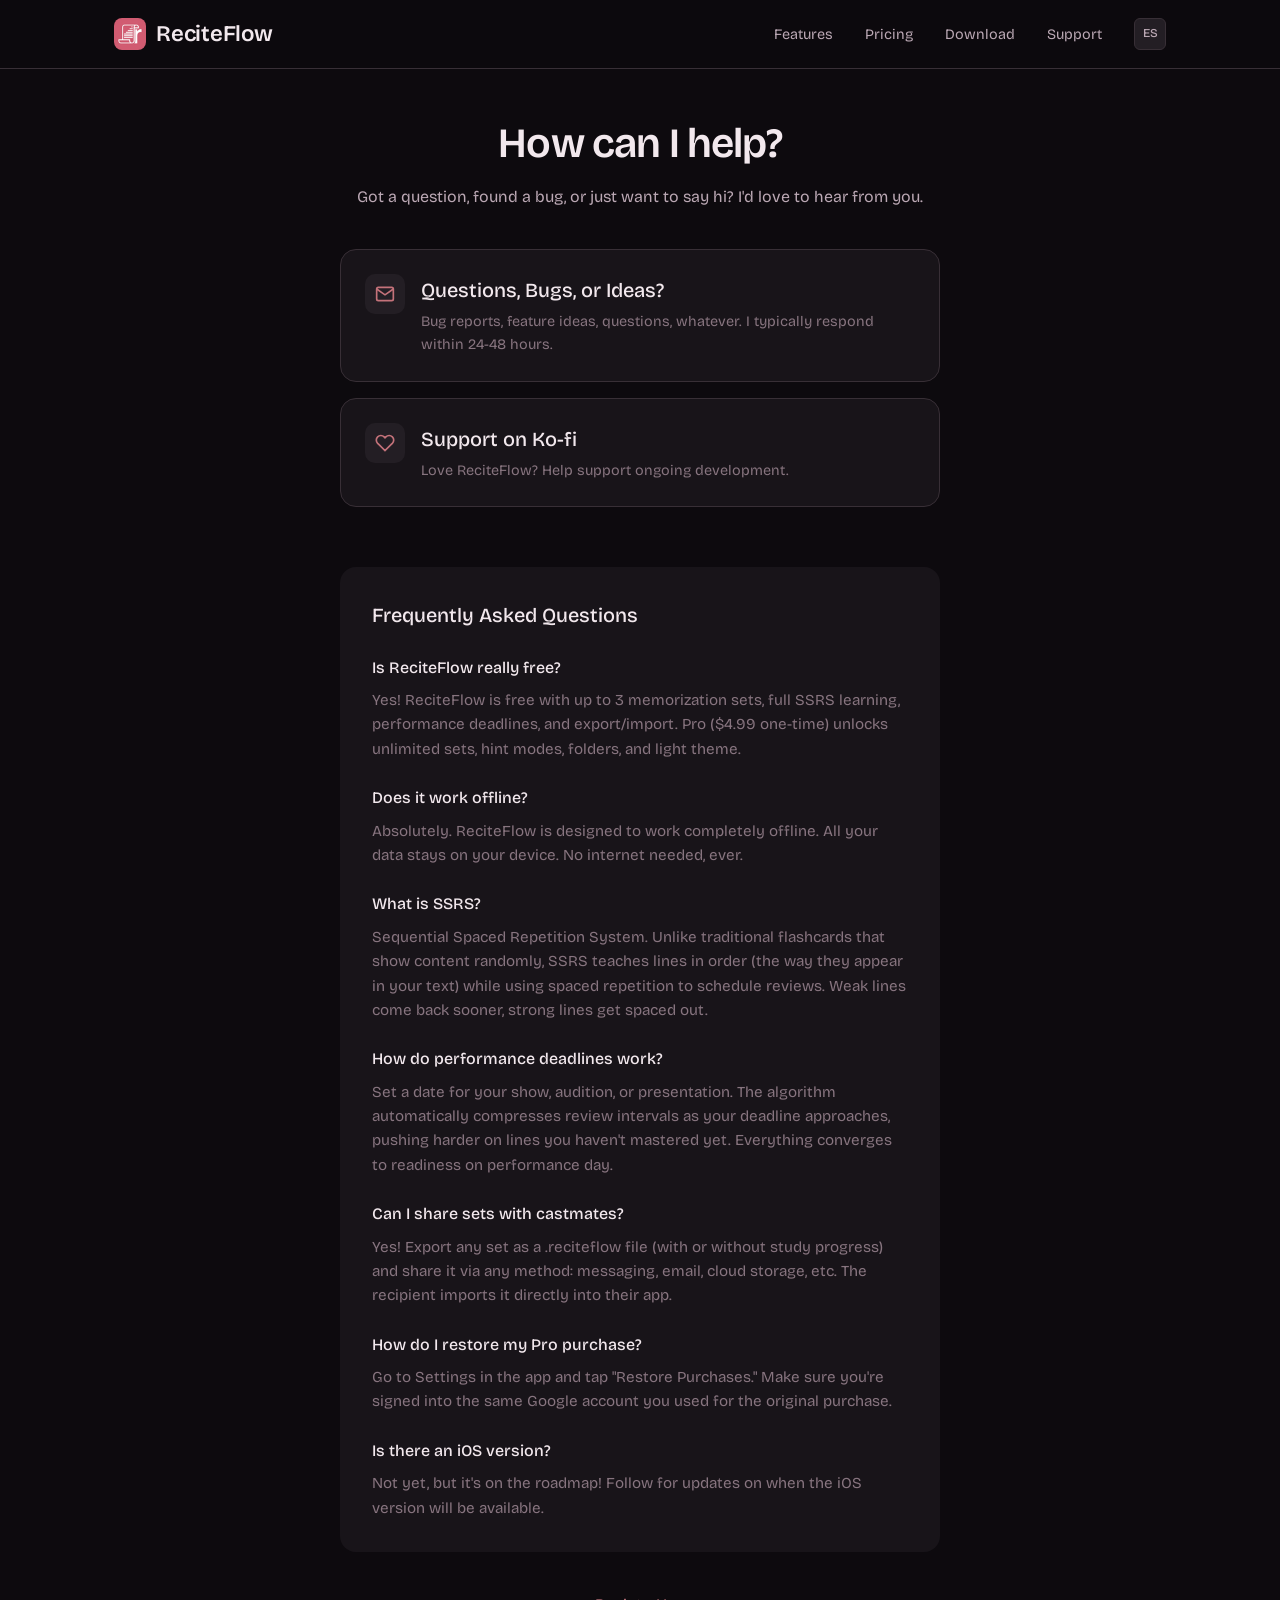
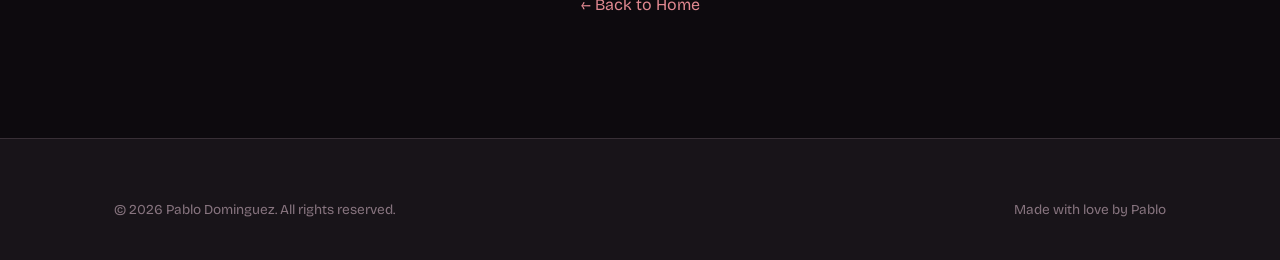
<file: support.html>
<!DOCTYPE html>
<html lang="en">
<head>
  <meta charset="UTF-8">
  <meta name="viewport" content="width=device-width, initial-scale=1.0">
  <title>Support - ReciteFlow</title>
  <meta name="description" content="Get help and support for ReciteFlow, the memorization app for performers.">
  <link rel="canonical" href="https://reciteflow.com/support.html">
  <link rel="alternate" hreflang="en" href="https://reciteflow.com/support.html">
  <link rel="alternate" hreflang="es" href="https://reciteflow.com/es/support.html">
  <link rel="icon" type="image/png" sizes="32x32" href="images/logo_32.png">

  <link rel="preconnect" href="https://fonts.googleapis.com">
  <link rel="preconnect" href="https://fonts.gstatic.com" crossorigin>
  <link href="https://fonts.googleapis.com/css2?family=Bricolage+Grotesque:wght@300;400;500;600;700&display=swap" rel="stylesheet">

  <link rel="stylesheet" href="css/style.css">
</head>
<body>
  <nav>
    <div class="container">
      <a href="/" class="logo">
        <img src="images/logo_48.png" alt="ReciteFlow logo" width="32" height="32">
        ReciteFlow
      </a>
      <ul>
        <li><a href="/#features">Features</a></li>
        <li><a href="/#pricing">Pricing</a></li>
        <li><a href="/#download">Download</a></li>
        <li><a href="support.html">Support</a></li>
        <li><a href="/es/support.html" class="lang-switch" title="Espa&ntilde;ol">ES</a></li>
      </ul>
    </div>
  </nav>

  <section class="support-page">
    <div class="container">
      <div class="support-content">
        <h1>How can I help?</h1>
        <p>Got a question, found a bug, or just want to say hi? I'd love to hear from you.</p>

        <div class="support-options">
          <a href="https://dominguezpablo.com/#contact" target="_blank" rel="noopener" class="support-option">
            <div class="support-icon">
              <svg width="20" height="20" viewBox="0 0 24 24" fill="none" stroke="currentColor" stroke-width="2">
                <path d="M4 4h16c1.1 0 2 .9 2 2v12c0 1.1-.9 2-2 2H4c-1.1 0-2-.9-2-2V6c0-1.1.9-2 2-2z"/>
                <polyline points="22,6 12,13 2,6"/>
              </svg>
            </div>
            <div>
              <h3>Questions, Bugs, or Ideas?</h3>
              <p>Bug reports, feature ideas, questions, whatever. I typically respond within 24-48 hours.</p>
            </div>
          </a>

          <a href="https://ko-fi.com/pablodm9" target="_blank" rel="noopener" class="support-option">
            <div class="support-icon">
              <svg width="20" height="20" viewBox="0 0 24 24" fill="none" stroke="currentColor" stroke-width="2">
                <path d="M20.84 4.61a5.5 5.5 0 00-7.78 0L12 5.67l-1.06-1.06a5.5 5.5 0 00-7.78 7.78l1.06 1.06L12 21.23l7.78-7.78 1.06-1.06a5.5 5.5 0 000-7.78z"/>
              </svg>
            </div>
            <div>
              <h3>Support on Ko-fi</h3>
              <p>Love ReciteFlow? Help support ongoing development.</p>
            </div>
          </a>
        </div>

        <div class="faq-section">
          <h3>Frequently Asked Questions</h3>

          <div class="faq-item">
            <h4>Is ReciteFlow really free?</h4>
            <p>Yes! ReciteFlow is free with up to 3 memorization sets, full SSRS learning, performance deadlines, and export/import. Pro ($4.99 one-time) unlocks unlimited sets, hint modes, folders, and light theme.</p>
          </div>

          <div class="faq-item">
            <h4>Does it work offline?</h4>
            <p>Absolutely. ReciteFlow is designed to work completely offline. All your data stays on your device. No internet needed, ever.</p>
          </div>

          <div class="faq-item">
            <h4>What is SSRS?</h4>
            <p>Sequential Spaced Repetition System. Unlike traditional flashcards that show content randomly, SSRS teaches lines in order (the way they appear in your text) while using spaced repetition to schedule reviews. Weak lines come back sooner, strong lines get spaced out.</p>
          </div>

          <div class="faq-item">
            <h4>How do performance deadlines work?</h4>
            <p>Set a date for your show, audition, or presentation. The algorithm automatically compresses review intervals as your deadline approaches, pushing harder on lines you haven't mastered yet. Everything converges to readiness on performance day.</p>
          </div>

          <div class="faq-item">
            <h4>Can I share sets with castmates?</h4>
            <p>Yes! Export any set as a .reciteflow file (with or without study progress) and share it via any method: messaging, email, cloud storage, etc. The recipient imports it directly into their app.</p>
          </div>

          <div class="faq-item">
            <h4>How do I restore my Pro purchase?</h4>
            <p>Go to Settings in the app and tap "Restore Purchases." Make sure you're signed into the same Google account you used for the original purchase.</p>
          </div>

          <div class="faq-item">
            <h4>Is there an iOS version?</h4>
            <p>Not yet, but it's on the roadmap! Follow for updates on when the iOS version will be available.</p>
          </div>
        </div>

        <p style="margin-top: 40px;">
          <a href="/">&larr; Back to Home</a>
        </p>
      </div>
    </div>
  </section>

  <footer>
    <div class="container">
      <div class="footer-bottom" style="border-top: none; padding-top: 0;">
        <p>&copy; 2026 Pablo Dominguez. All rights reserved.</p>
        <p>Made with love by <a href="https://dominguezpablo.com" target="_blank" rel="noopener">Pablo</a></p>
      </div>
    </div>
  </footer>
</body>
</html>
</file>
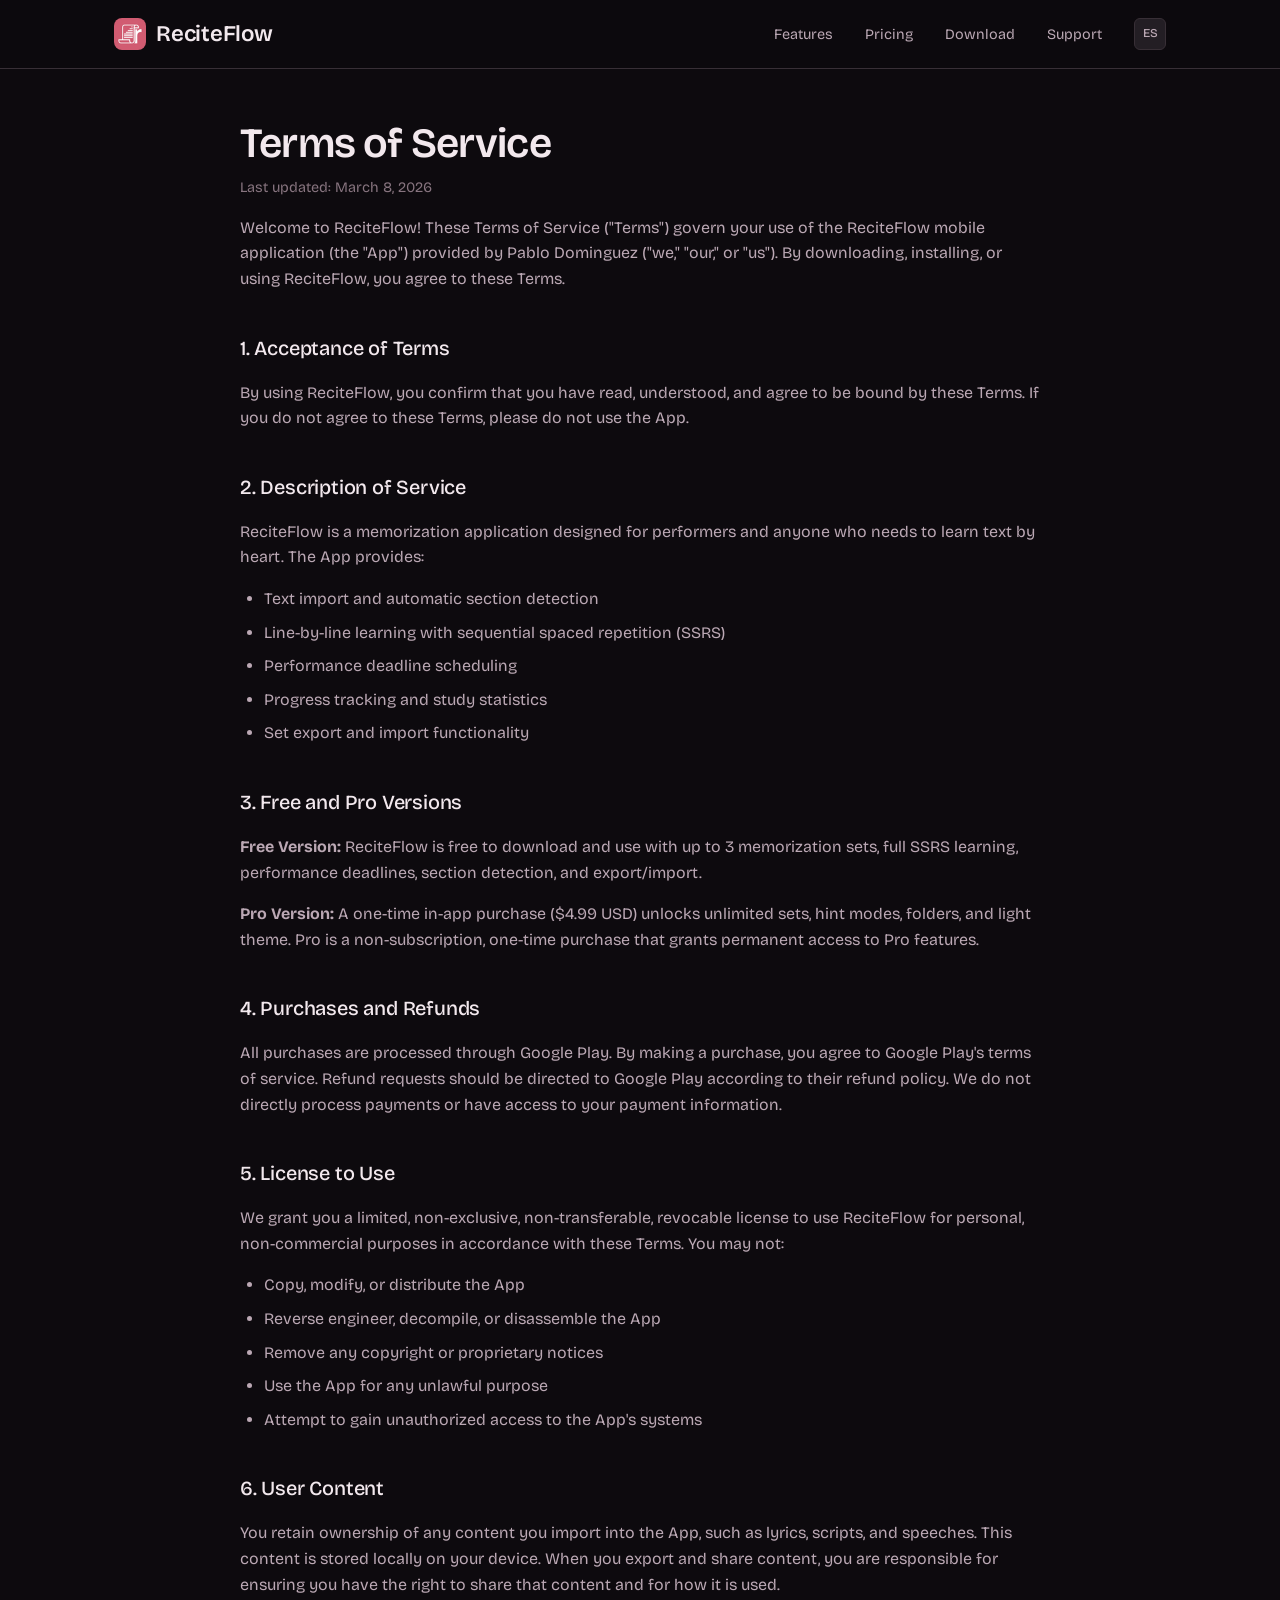
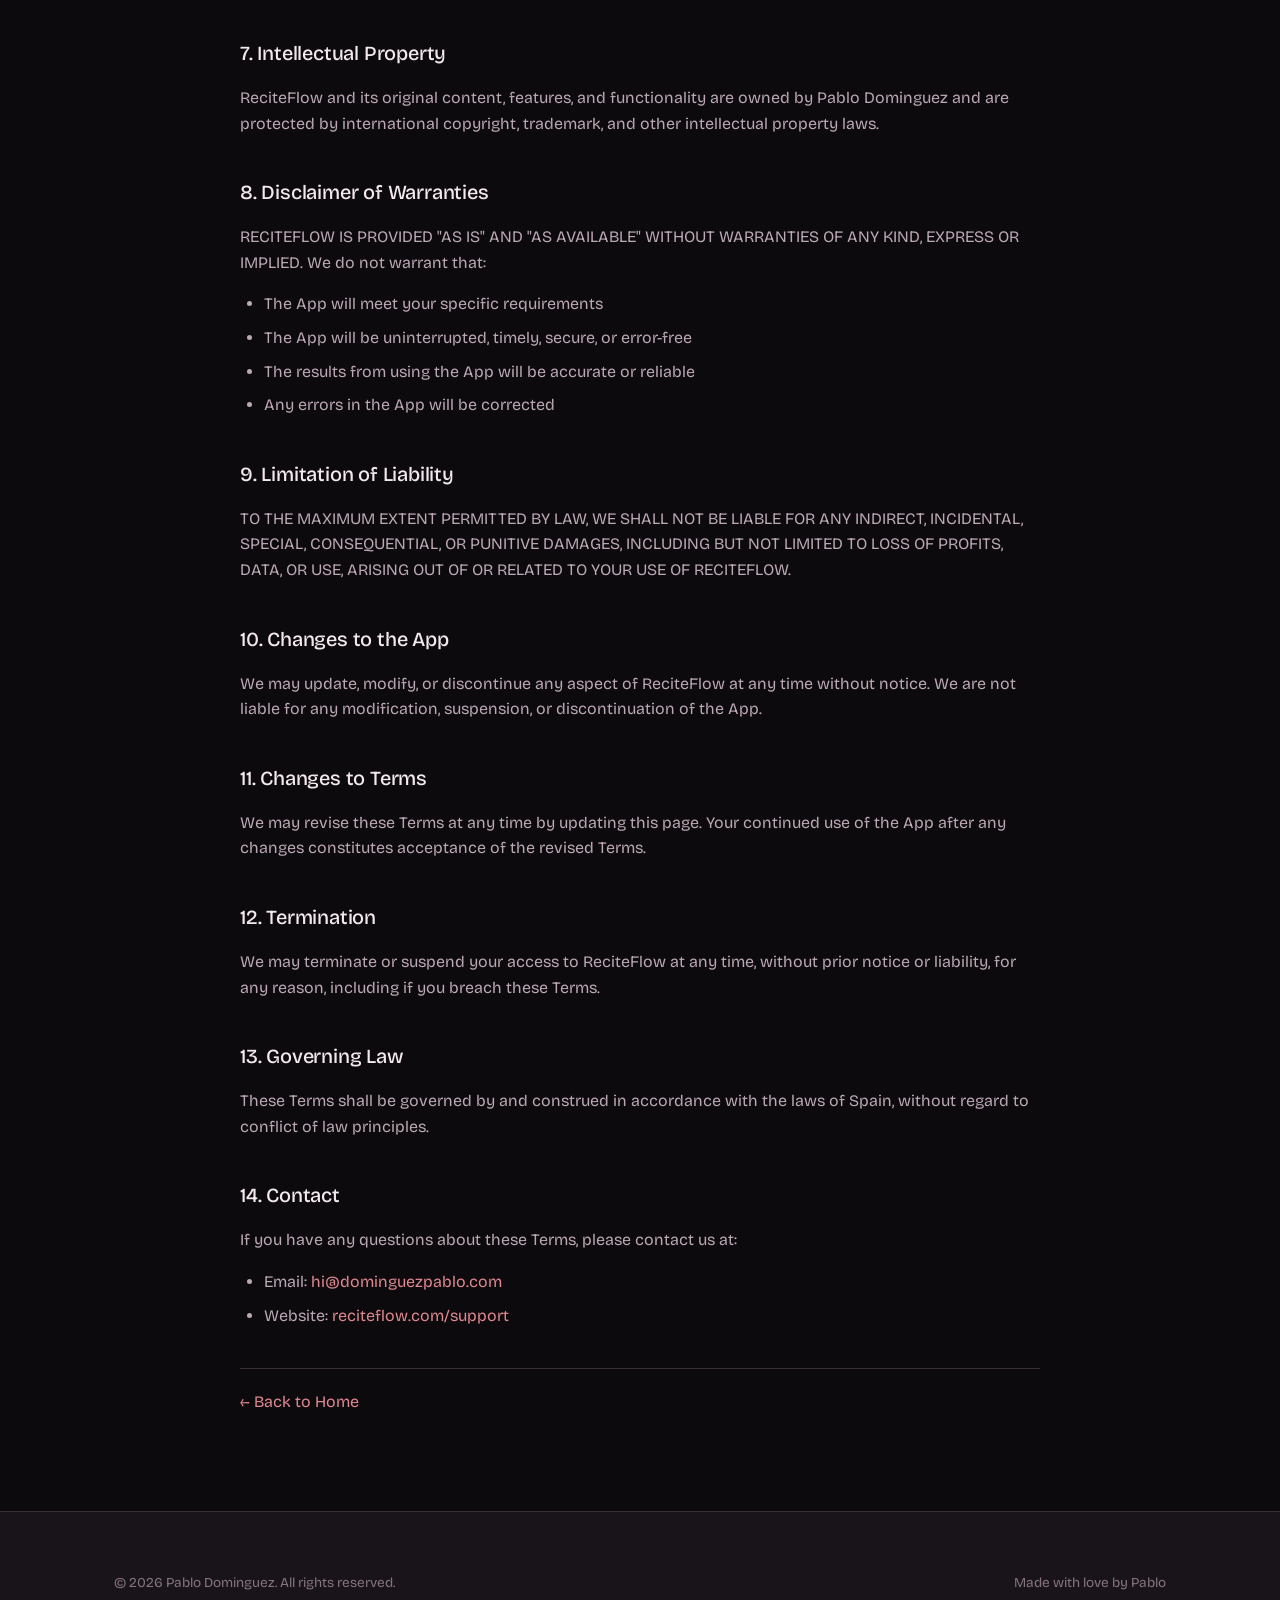
<file: terms.html>
<!DOCTYPE html>
<html lang="en">
<head>
  <meta charset="UTF-8">
  <meta name="viewport" content="width=device-width, initial-scale=1.0">
  <title>Terms of Service - ReciteFlow</title>
  <meta name="description" content="Terms of Service for ReciteFlow, the memorization app for performers.">
  <link rel="canonical" href="https://reciteflow.com/terms.html">
  <link rel="alternate" hreflang="en" href="https://reciteflow.com/terms.html">
  <link rel="alternate" hreflang="es" href="https://reciteflow.com/es/terms.html">
  <link rel="icon" type="image/png" sizes="32x32" href="images/logo_32.png">

  <link rel="preconnect" href="https://fonts.googleapis.com">
  <link rel="preconnect" href="https://fonts.gstatic.com" crossorigin>
  <link href="https://fonts.googleapis.com/css2?family=Bricolage+Grotesque:wght@300;400;500;600;700&display=swap" rel="stylesheet">

  <link rel="stylesheet" href="css/style.css">
</head>
<body>
  <nav>
    <div class="container">
      <a href="/" class="logo">
        <img src="images/logo_48.png" alt="ReciteFlow logo" width="32" height="32">
        ReciteFlow
      </a>
      <ul>
        <li><a href="/#features">Features</a></li>
        <li><a href="/#pricing">Pricing</a></li>
        <li><a href="/#download">Download</a></li>
        <li><a href="support.html">Support</a></li>
        <li><a href="/es/terms.html" class="lang-switch" title="Espa&ntilde;ol">ES</a></li>
      </ul>
    </div>
  </nav>

  <section class="legal-page">
    <div class="container">
      <div class="legal-content">
        <h1>Terms of Service</h1>
        <p class="legal-meta">Last updated: March 8, 2026</p>

        <p>Welcome to ReciteFlow! These Terms of Service ("Terms") govern your use of the ReciteFlow mobile application (the "App") provided by Pablo Dominguez ("we," "our," or "us"). By downloading, installing, or using ReciteFlow, you agree to these Terms.</p>

        <h2>1. Acceptance of Terms</h2>
        <p>By using ReciteFlow, you confirm that you have read, understood, and agree to be bound by these Terms. If you do not agree to these Terms, please do not use the App.</p>

        <h2>2. Description of Service</h2>
        <p>ReciteFlow is a memorization application designed for performers and anyone who needs to learn text by heart. The App provides:</p>
        <ul>
          <li>Text import and automatic section detection</li>
          <li>Line-by-line learning with sequential spaced repetition (SSRS)</li>
          <li>Performance deadline scheduling</li>
          <li>Progress tracking and study statistics</li>
          <li>Set export and import functionality</li>
        </ul>

        <h2>3. Free and Pro Versions</h2>
        <p><strong>Free Version:</strong> ReciteFlow is free to download and use with up to 3 memorization sets, full SSRS learning, performance deadlines, section detection, and export/import.</p>
        <p><strong>Pro Version:</strong> A one-time in-app purchase ($4.99 USD) unlocks unlimited sets, hint modes, folders, and light theme. Pro is a non-subscription, one-time purchase that grants permanent access to Pro features.</p>

        <h2>4. Purchases and Refunds</h2>
        <p>All purchases are processed through Google Play. By making a purchase, you agree to Google Play's terms of service. Refund requests should be directed to Google Play according to their refund policy. We do not directly process payments or have access to your payment information.</p>

        <h2>5. License to Use</h2>
        <p>We grant you a limited, non-exclusive, non-transferable, revocable license to use ReciteFlow for personal, non-commercial purposes in accordance with these Terms. You may not:</p>
        <ul>
          <li>Copy, modify, or distribute the App</li>
          <li>Reverse engineer, decompile, or disassemble the App</li>
          <li>Remove any copyright or proprietary notices</li>
          <li>Use the App for any unlawful purpose</li>
          <li>Attempt to gain unauthorized access to the App's systems</li>
        </ul>

        <h2>6. User Content</h2>
        <p>You retain ownership of any content you import into the App, such as lyrics, scripts, and speeches. This content is stored locally on your device. When you export and share content, you are responsible for ensuring you have the right to share that content and for how it is used.</p>

        <h2>7. Intellectual Property</h2>
        <p>ReciteFlow and its original content, features, and functionality are owned by Pablo Dominguez and are protected by international copyright, trademark, and other intellectual property laws.</p>

        <h2>8. Disclaimer of Warranties</h2>
        <p>RECITEFLOW IS PROVIDED "AS IS" AND "AS AVAILABLE" WITHOUT WARRANTIES OF ANY KIND, EXPRESS OR IMPLIED. We do not warrant that:</p>
        <ul>
          <li>The App will meet your specific requirements</li>
          <li>The App will be uninterrupted, timely, secure, or error-free</li>
          <li>The results from using the App will be accurate or reliable</li>
          <li>Any errors in the App will be corrected</li>
        </ul>

        <h2>9. Limitation of Liability</h2>
        <p>TO THE MAXIMUM EXTENT PERMITTED BY LAW, WE SHALL NOT BE LIABLE FOR ANY INDIRECT, INCIDENTAL, SPECIAL, CONSEQUENTIAL, OR PUNITIVE DAMAGES, INCLUDING BUT NOT LIMITED TO LOSS OF PROFITS, DATA, OR USE, ARISING OUT OF OR RELATED TO YOUR USE OF RECITEFLOW.</p>

        <h2>10. Changes to the App</h2>
        <p>We may update, modify, or discontinue any aspect of ReciteFlow at any time without notice. We are not liable for any modification, suspension, or discontinuation of the App.</p>

        <h2>11. Changes to Terms</h2>
        <p>We may revise these Terms at any time by updating this page. Your continued use of the App after any changes constitutes acceptance of the revised Terms.</p>

        <h2>12. Termination</h2>
        <p>We may terminate or suspend your access to ReciteFlow at any time, without prior notice or liability, for any reason, including if you breach these Terms.</p>

        <h2>13. Governing Law</h2>
        <p>These Terms shall be governed by and construed in accordance with the laws of Spain, without regard to conflict of law principles.</p>

        <h2>14. Contact</h2>
        <p>If you have any questions about these Terms, please contact us at:</p>
        <ul>
          <li>Email: <a href="mailto:hi@dominguezpablo.com">hi@dominguezpablo.com</a></li>
          <li>Website: <a href="https://reciteflow.com/support.html">reciteflow.com/support</a></li>
        </ul>

        <p style="margin-top: 40px; padding-top: 20px; border-top: 1px solid var(--mist);">
          <a href="/">&larr; Back to Home</a>
        </p>
      </div>
    </div>
  </section>

  <footer>
    <div class="container">
      <div class="footer-bottom" style="border-top: none; padding-top: 0;">
        <p>&copy; 2026 Pablo Dominguez. All rights reserved.</p>
        <p>Made with love by <a href="https://dominguezpablo.com" target="_blank" rel="noopener">Pablo</a></p>
      </div>
    </div>
  </footer>
</body>
</html>
</file>
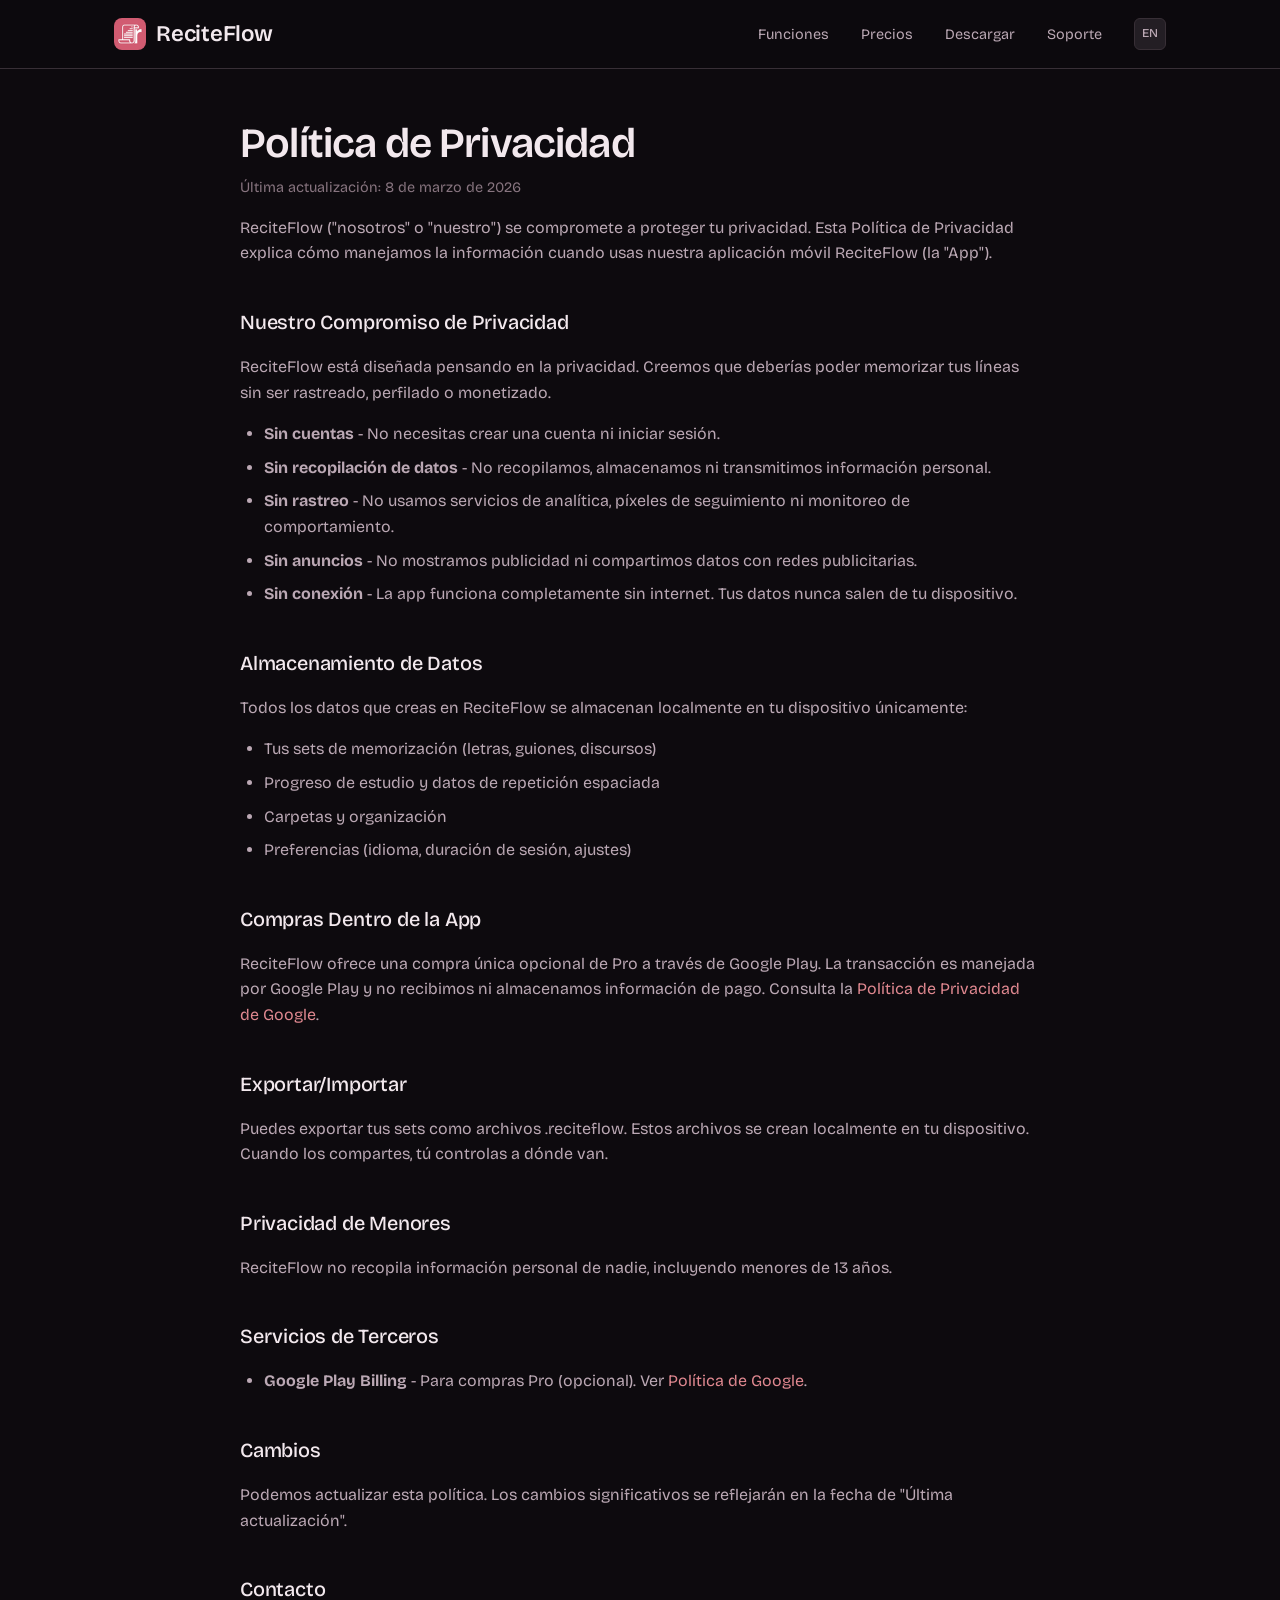
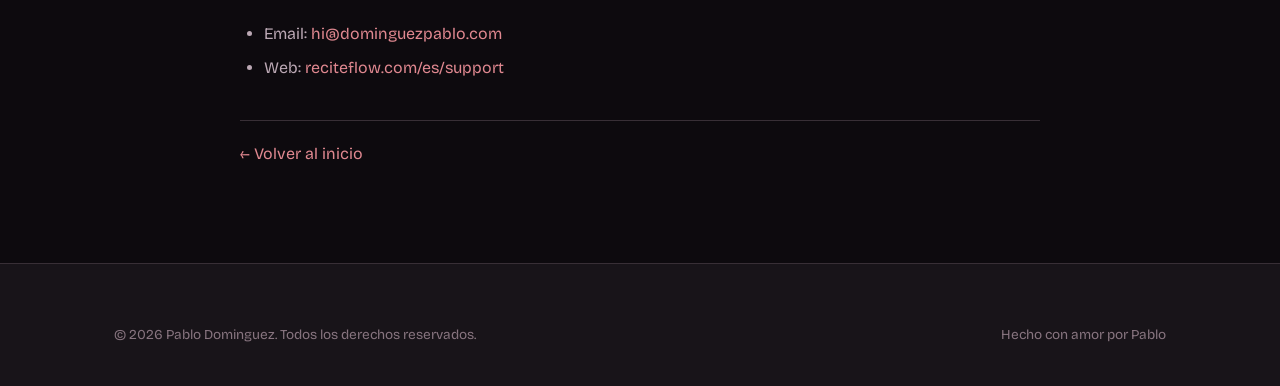
<file: es/privacy.html>
<!DOCTYPE html>
<html lang="es">
<head>
  <meta charset="UTF-8">
  <meta name="viewport" content="width=device-width, initial-scale=1.0">
  <title>Política de Privacidad - ReciteFlow</title>
  <meta name="description" content="Política de Privacidad de ReciteFlow, la app de memorización para artistas.">
  <link rel="canonical" href="https://reciteflow.com/es/privacy.html">
  <link rel="alternate" hreflang="en" href="https://reciteflow.com/privacy.html">
  <link rel="alternate" hreflang="es" href="https://reciteflow.com/es/privacy.html">
  <link rel="icon" type="image/png" sizes="32x32" href="../images/logo_32.png">
  <link rel="preconnect" href="https://fonts.googleapis.com">
  <link rel="preconnect" href="https://fonts.gstatic.com" crossorigin>
  <link href="https://fonts.googleapis.com/css2?family=Bricolage+Grotesque:wght@300;400;500;600;700&display=swap" rel="stylesheet">
  <link rel="stylesheet" href="../css/style.css">
</head>
<body>
  <nav>
    <div class="container">
      <a href="/es/" class="logo">
        <img src="../images/logo_48.png" alt="Logo de ReciteFlow" width="32" height="32">
        ReciteFlow
      </a>
      <ul>
        <li><a href="/es/#features">Funciones</a></li>
        <li><a href="/es/#pricing">Precios</a></li>
        <li><a href="/es/#download">Descargar</a></li>
        <li><a href="support.html">Soporte</a></li>
        <li><a href="/privacy.html" class="lang-switch" title="English">EN</a></li>
      </ul>
    </div>
  </nav>

  <section class="legal-page">
    <div class="container">
      <div class="legal-content">
        <h1>Política de Privacidad</h1>
        <p class="legal-meta">Última actualización: 8 de marzo de 2026</p>

        <p>ReciteFlow ("nosotros" o "nuestro") se compromete a proteger tu privacidad. Esta Política de Privacidad explica cómo manejamos la información cuando usas nuestra aplicación móvil ReciteFlow (la "App").</p>

        <h2>Nuestro Compromiso de Privacidad</h2>
        <p>ReciteFlow está diseñada pensando en la privacidad. Creemos que deberías poder memorizar tus líneas sin ser rastreado, perfilado o monetizado.</p>
        <ul>
          <li><strong>Sin cuentas</strong> - No necesitas crear una cuenta ni iniciar sesión.</li>
          <li><strong>Sin recopilación de datos</strong> - No recopilamos, almacenamos ni transmitimos información personal.</li>
          <li><strong>Sin rastreo</strong> - No usamos servicios de analítica, píxeles de seguimiento ni monitoreo de comportamiento.</li>
          <li><strong>Sin anuncios</strong> - No mostramos publicidad ni compartimos datos con redes publicitarias.</li>
          <li><strong>Sin conexión</strong> - La app funciona completamente sin internet. Tus datos nunca salen de tu dispositivo.</li>
        </ul>

        <h2>Almacenamiento de Datos</h2>
        <p>Todos los datos que creas en ReciteFlow se almacenan localmente en tu dispositivo únicamente:</p>
        <ul>
          <li>Tus sets de memorización (letras, guiones, discursos)</li>
          <li>Progreso de estudio y datos de repetición espaciada</li>
          <li>Carpetas y organización</li>
          <li>Preferencias (idioma, duración de sesión, ajustes)</li>
        </ul>

        <h2>Compras Dentro de la App</h2>
        <p>ReciteFlow ofrece una compra única opcional de Pro a través de Google Play. La transacción es manejada por Google Play y no recibimos ni almacenamos información de pago. Consulta la <a href="https://policies.google.com/privacy" target="_blank" rel="noopener">Política de Privacidad de Google</a>.</p>

        <h2>Exportar/Importar</h2>
        <p>Puedes exportar tus sets como archivos .reciteflow. Estos archivos se crean localmente en tu dispositivo. Cuando los compartes, tú controlas a dónde van.</p>

        <h2>Privacidad de Menores</h2>
        <p>ReciteFlow no recopila información personal de nadie, incluyendo menores de 13 años.</p>

        <h2>Servicios de Terceros</h2>
        <ul>
          <li><strong>Google Play Billing</strong> - Para compras Pro (opcional). Ver <a href="https://policies.google.com/privacy" target="_blank" rel="noopener">Política de Google</a>.</li>
        </ul>

        <h2>Cambios</h2>
        <p>Podemos actualizar esta política. Los cambios significativos se reflejarán en la fecha de "Última actualización".</p>

        <h2>Contacto</h2>
        <ul>
          <li>Email: <a href="mailto:hi@dominguezpablo.com">hi@dominguezpablo.com</a></li>
          <li>Web: <a href="https://reciteflow.com/es/support.html">reciteflow.com/es/support</a></li>
        </ul>

        <p style="margin-top: 40px; padding-top: 20px; border-top: 1px solid var(--mist);">
          <a href="/es/">&larr; Volver al inicio</a>
        </p>
      </div>
    </div>
  </section>

  <footer>
    <div class="container">
      <div class="footer-bottom" style="border-top: none; padding-top: 0;">
        <p>&copy; 2026 Pablo Dominguez. Todos los derechos reservados.</p>
        <p>Hecho con amor por <a href="https://dominguezpablo.com" target="_blank" rel="noopener">Pablo</a></p>
      </div>
    </div>
  </footer>
</body>
</html>
</file>
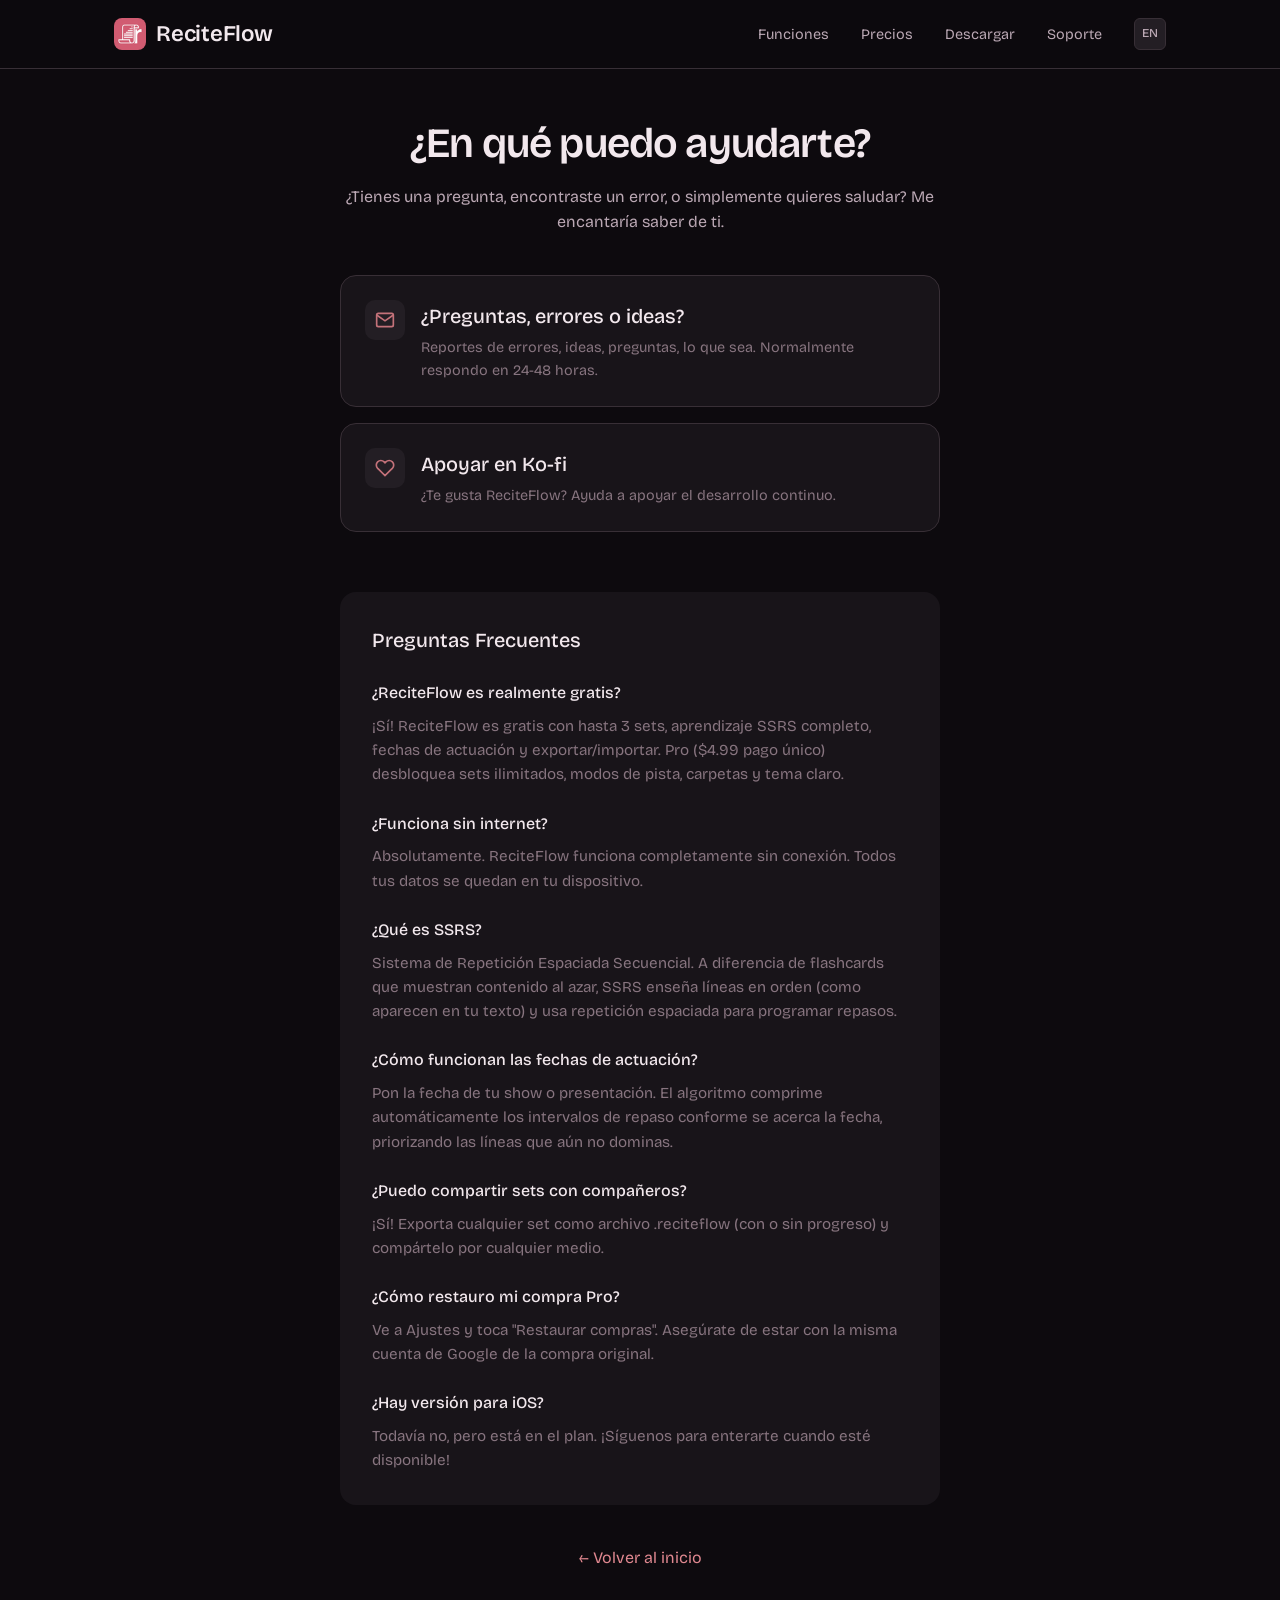
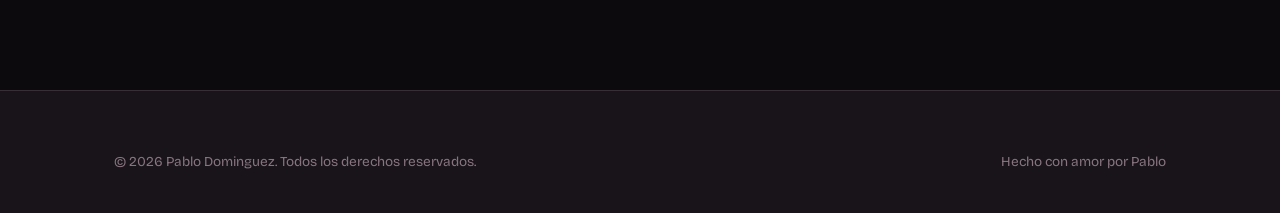
<file: es/support.html>
<!DOCTYPE html>
<html lang="es">
<head>
  <meta charset="UTF-8">
  <meta name="viewport" content="width=device-width, initial-scale=1.0">
  <title>Soporte - ReciteFlow</title>
  <meta name="description" content="Obtén ayuda y soporte para ReciteFlow, la app de memorización para artistas.">
  <link rel="canonical" href="https://reciteflow.com/es/support.html">
  <link rel="alternate" hreflang="en" href="https://reciteflow.com/support.html">
  <link rel="alternate" hreflang="es" href="https://reciteflow.com/es/support.html">
  <link rel="icon" type="image/png" sizes="32x32" href="../images/logo_32.png">
  <link rel="preconnect" href="https://fonts.googleapis.com">
  <link rel="preconnect" href="https://fonts.gstatic.com" crossorigin>
  <link href="https://fonts.googleapis.com/css2?family=Bricolage+Grotesque:wght@300;400;500;600;700&display=swap" rel="stylesheet">
  <link rel="stylesheet" href="../css/style.css">
</head>
<body>
  <nav>
    <div class="container">
      <a href="/es/" class="logo">
        <img src="../images/logo_48.png" alt="Logo de ReciteFlow" width="32" height="32">
        ReciteFlow
      </a>
      <ul>
        <li><a href="/es/#features">Funciones</a></li>
        <li><a href="/es/#pricing">Precios</a></li>
        <li><a href="/es/#download">Descargar</a></li>
        <li><a href="support.html">Soporte</a></li>
        <li><a href="/support.html" class="lang-switch" title="English">EN</a></li>
      </ul>
    </div>
  </nav>

  <section class="support-page">
    <div class="container">
      <div class="support-content">
        <h1>¿En qué puedo ayudarte?</h1>
        <p>¿Tienes una pregunta, encontraste un error, o simplemente quieres saludar? Me encantaría saber de ti.</p>

        <div class="support-options">
          <a href="https://dominguezpablo.com/#contact" target="_blank" rel="noopener" class="support-option">
            <div class="support-icon">
              <svg width="20" height="20" viewBox="0 0 24 24" fill="none" stroke="currentColor" stroke-width="2">
                <path d="M4 4h16c1.1 0 2 .9 2 2v12c0 1.1-.9 2-2 2H4c-1.1 0-2-.9-2-2V6c0-1.1.9-2 2-2z"/>
                <polyline points="22,6 12,13 2,6"/>
              </svg>
            </div>
            <div>
              <h3>¿Preguntas, errores o ideas?</h3>
              <p>Reportes de errores, ideas, preguntas, lo que sea. Normalmente respondo en 24-48 horas.</p>
            </div>
          </a>

          <a href="https://ko-fi.com/pablodm9" target="_blank" rel="noopener" class="support-option">
            <div class="support-icon">
              <svg width="20" height="20" viewBox="0 0 24 24" fill="none" stroke="currentColor" stroke-width="2">
                <path d="M20.84 4.61a5.5 5.5 0 00-7.78 0L12 5.67l-1.06-1.06a5.5 5.5 0 00-7.78 7.78l1.06 1.06L12 21.23l7.78-7.78 1.06-1.06a5.5 5.5 0 000-7.78z"/>
              </svg>
            </div>
            <div>
              <h3>Apoyar en Ko-fi</h3>
              <p>¿Te gusta ReciteFlow? Ayuda a apoyar el desarrollo continuo.</p>
            </div>
          </a>
        </div>

        <div class="faq-section">
          <h3>Preguntas Frecuentes</h3>

          <div class="faq-item">
            <h4>¿ReciteFlow es realmente gratis?</h4>
            <p>¡Sí! ReciteFlow es gratis con hasta 3 sets, aprendizaje SSRS completo, fechas de actuación y exportar/importar. Pro ($4.99 pago único) desbloquea sets ilimitados, modos de pista, carpetas y tema claro.</p>
          </div>

          <div class="faq-item">
            <h4>¿Funciona sin internet?</h4>
            <p>Absolutamente. ReciteFlow funciona completamente sin conexión. Todos tus datos se quedan en tu dispositivo.</p>
          </div>

          <div class="faq-item">
            <h4>¿Qué es SSRS?</h4>
            <p>Sistema de Repetición Espaciada Secuencial. A diferencia de flashcards que muestran contenido al azar, SSRS enseña líneas en orden (como aparecen en tu texto) y usa repetición espaciada para programar repasos.</p>
          </div>

          <div class="faq-item">
            <h4>¿Cómo funcionan las fechas de actuación?</h4>
            <p>Pon la fecha de tu show o presentación. El algoritmo comprime automáticamente los intervalos de repaso conforme se acerca la fecha, priorizando las líneas que aún no dominas.</p>
          </div>

          <div class="faq-item">
            <h4>¿Puedo compartir sets con compañeros?</h4>
            <p>¡Sí! Exporta cualquier set como archivo .reciteflow (con o sin progreso) y compártelo por cualquier medio.</p>
          </div>

          <div class="faq-item">
            <h4>¿Cómo restauro mi compra Pro?</h4>
            <p>Ve a Ajustes y toca "Restaurar compras". Asegúrate de estar con la misma cuenta de Google de la compra original.</p>
          </div>

          <div class="faq-item">
            <h4>¿Hay versión para iOS?</h4>
            <p>Todavía no, pero está en el plan. ¡Síguenos para enterarte cuando esté disponible!</p>
          </div>
        </div>

        <p style="margin-top: 40px;">
          <a href="/es/">&larr; Volver al inicio</a>
        </p>
      </div>
    </div>
  </section>

  <footer>
    <div class="container">
      <div class="footer-bottom" style="border-top: none; padding-top: 0;">
        <p>&copy; 2026 Pablo Dominguez. Todos los derechos reservados.</p>
        <p>Hecho con amor por <a href="https://dominguezpablo.com" target="_blank" rel="noopener">Pablo</a></p>
      </div>
    </div>
  </footer>
</body>
</html>
</file>
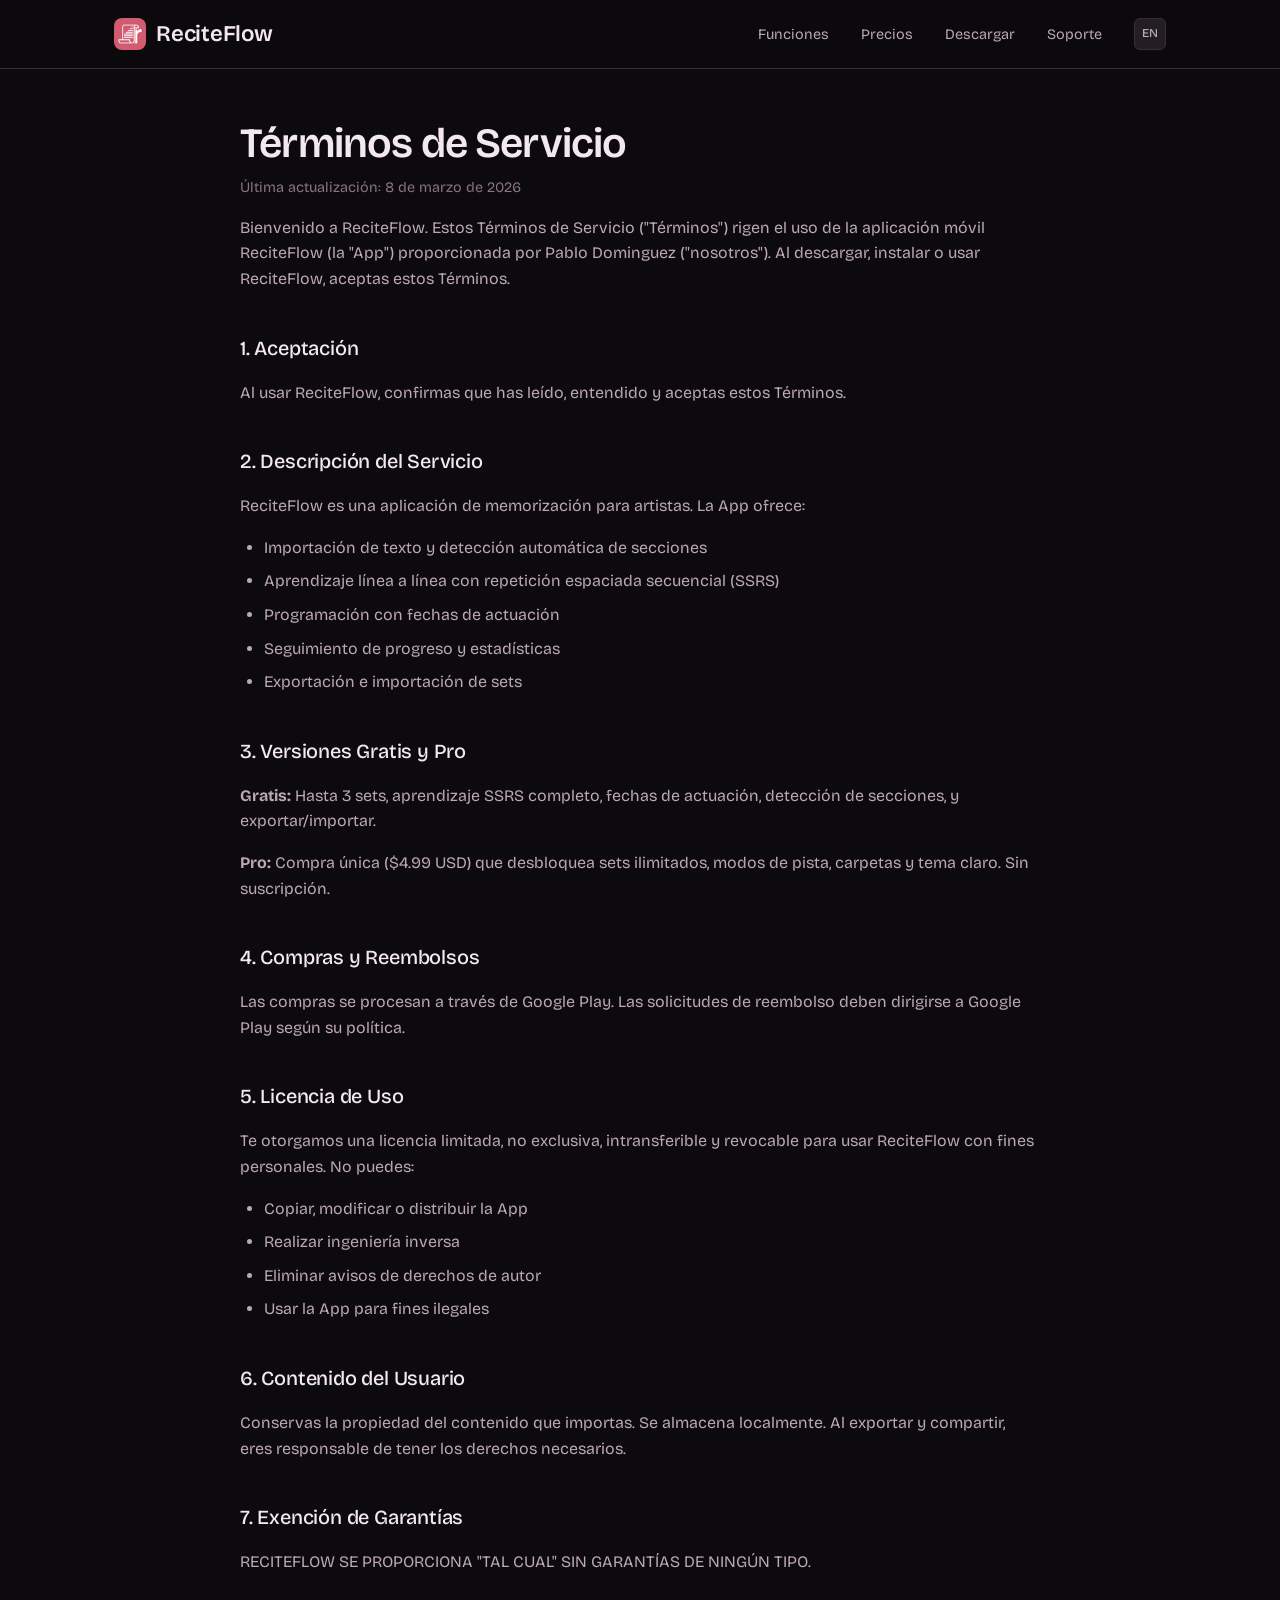
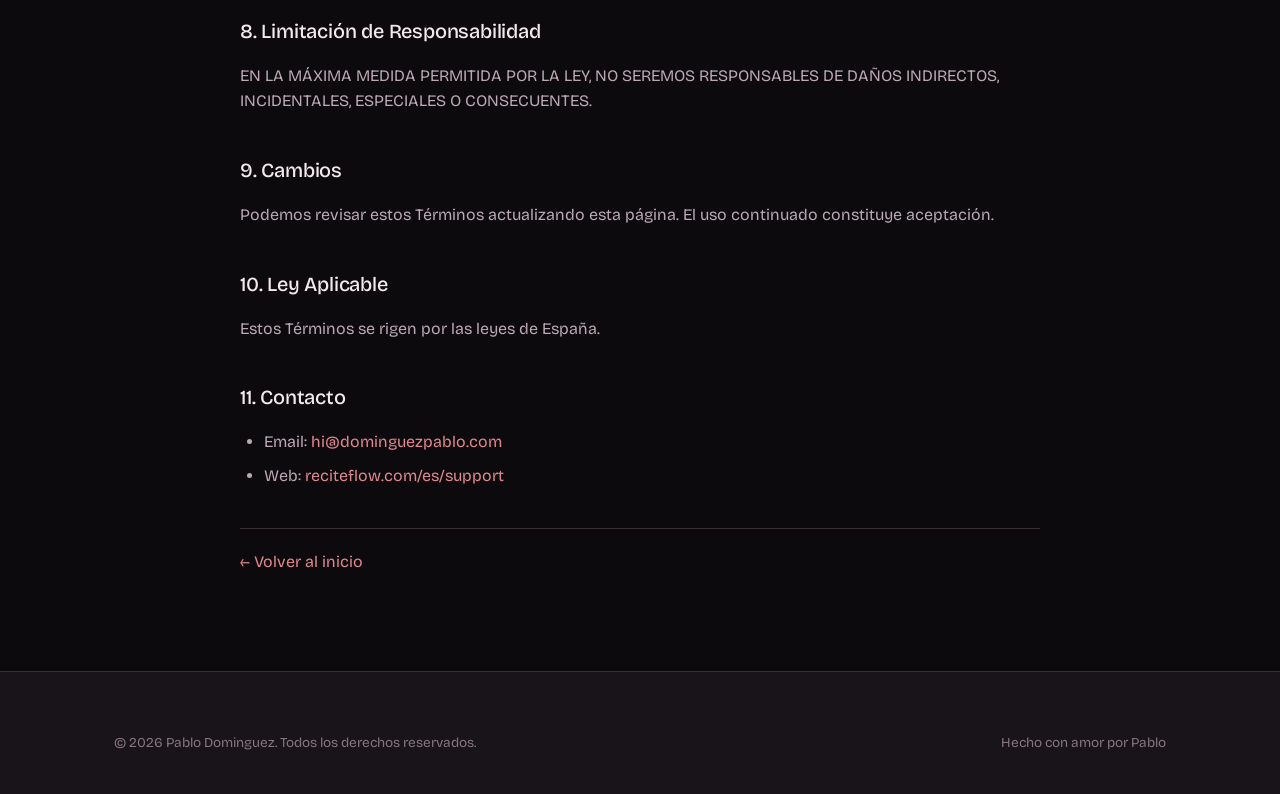
<file: es/terms.html>
<!DOCTYPE html>
<html lang="es">
<head>
  <meta charset="UTF-8">
  <meta name="viewport" content="width=device-width, initial-scale=1.0">
  <title>Términos de Servicio - ReciteFlow</title>
  <meta name="description" content="Términos de Servicio de ReciteFlow, la app de memorización para artistas.">
  <link rel="canonical" href="https://reciteflow.com/es/terms.html">
  <link rel="alternate" hreflang="en" href="https://reciteflow.com/terms.html">
  <link rel="alternate" hreflang="es" href="https://reciteflow.com/es/terms.html">
  <link rel="icon" type="image/png" sizes="32x32" href="../images/logo_32.png">
  <link rel="preconnect" href="https://fonts.googleapis.com">
  <link rel="preconnect" href="https://fonts.gstatic.com" crossorigin>
  <link href="https://fonts.googleapis.com/css2?family=Bricolage+Grotesque:wght@300;400;500;600;700&display=swap" rel="stylesheet">
  <link rel="stylesheet" href="../css/style.css">
</head>
<body>
  <nav>
    <div class="container">
      <a href="/es/" class="logo">
        <img src="../images/logo_48.png" alt="Logo de ReciteFlow" width="32" height="32">
        ReciteFlow
      </a>
      <ul>
        <li><a href="/es/#features">Funciones</a></li>
        <li><a href="/es/#pricing">Precios</a></li>
        <li><a href="/es/#download">Descargar</a></li>
        <li><a href="support.html">Soporte</a></li>
        <li><a href="/terms.html" class="lang-switch" title="English">EN</a></li>
      </ul>
    </div>
  </nav>

  <section class="legal-page">
    <div class="container">
      <div class="legal-content">
        <h1>Términos de Servicio</h1>
        <p class="legal-meta">Última actualización: 8 de marzo de 2026</p>

        <p>Bienvenido a ReciteFlow. Estos Términos de Servicio ("Términos") rigen el uso de la aplicación móvil ReciteFlow (la "App") proporcionada por Pablo Dominguez ("nosotros"). Al descargar, instalar o usar ReciteFlow, aceptas estos Términos.</p>

        <h2>1. Aceptación</h2>
        <p>Al usar ReciteFlow, confirmas que has leído, entendido y aceptas estos Términos.</p>

        <h2>2. Descripción del Servicio</h2>
        <p>ReciteFlow es una aplicación de memorización para artistas. La App ofrece:</p>
        <ul>
          <li>Importación de texto y detección automática de secciones</li>
          <li>Aprendizaje línea a línea con repetición espaciada secuencial (SSRS)</li>
          <li>Programación con fechas de actuación</li>
          <li>Seguimiento de progreso y estadísticas</li>
          <li>Exportación e importación de sets</li>
        </ul>

        <h2>3. Versiones Gratis y Pro</h2>
        <p><strong>Gratis:</strong> Hasta 3 sets, aprendizaje SSRS completo, fechas de actuación, detección de secciones, y exportar/importar.</p>
        <p><strong>Pro:</strong> Compra única ($4.99 USD) que desbloquea sets ilimitados, modos de pista, carpetas y tema claro. Sin suscripción.</p>

        <h2>4. Compras y Reembolsos</h2>
        <p>Las compras se procesan a través de Google Play. Las solicitudes de reembolso deben dirigirse a Google Play según su política.</p>

        <h2>5. Licencia de Uso</h2>
        <p>Te otorgamos una licencia limitada, no exclusiva, intransferible y revocable para usar ReciteFlow con fines personales. No puedes:</p>
        <ul>
          <li>Copiar, modificar o distribuir la App</li>
          <li>Realizar ingeniería inversa</li>
          <li>Eliminar avisos de derechos de autor</li>
          <li>Usar la App para fines ilegales</li>
        </ul>

        <h2>6. Contenido del Usuario</h2>
        <p>Conservas la propiedad del contenido que importas. Se almacena localmente. Al exportar y compartir, eres responsable de tener los derechos necesarios.</p>

        <h2>7. Exención de Garantías</h2>
        <p>RECITEFLOW SE PROPORCIONA "TAL CUAL" SIN GARANTÍAS DE NINGÚN TIPO.</p>

        <h2>8. Limitación de Responsabilidad</h2>
        <p>EN LA MÁXIMA MEDIDA PERMITIDA POR LA LEY, NO SEREMOS RESPONSABLES DE DAÑOS INDIRECTOS, INCIDENTALES, ESPECIALES O CONSECUENTES.</p>

        <h2>9. Cambios</h2>
        <p>Podemos revisar estos Términos actualizando esta página. El uso continuado constituye aceptación.</p>

        <h2>10. Ley Aplicable</h2>
        <p>Estos Términos se rigen por las leyes de España.</p>

        <h2>11. Contacto</h2>
        <ul>
          <li>Email: <a href="mailto:hi@dominguezpablo.com">hi@dominguezpablo.com</a></li>
          <li>Web: <a href="https://reciteflow.com/es/support.html">reciteflow.com/es/support</a></li>
        </ul>

        <p style="margin-top: 40px; padding-top: 20px; border-top: 1px solid var(--mist);">
          <a href="/es/">&larr; Volver al inicio</a>
        </p>
      </div>
    </div>
  </section>

  <footer>
    <div class="container">
      <div class="footer-bottom" style="border-top: none; padding-top: 0;">
        <p>&copy; 2026 Pablo Dominguez. Todos los derechos reservados.</p>
        <p>Hecho con amor por <a href="https://dominguezpablo.com" target="_blank" rel="noopener">Pablo</a></p>
      </div>
    </div>
  </footer>
</body>
</html>
</file>
<file: css/style.css>
/* ReciteFlow Landing Page - Curtain Call Theme */

:root {
  /* Backgrounds */
  --base: #0D0A0E;
  --surface: #181419;
  --surface-light: #231E24;
  --surface-hover: #2C262D;
  --mist: #382F36;

  /* Text */
  --cream: #F2E8ED;
  --soft: #BBA8B4;
  --slate: #87747F;

  /* Accent - Rosy curtain */
  --accent: #C4727A;
  --accent-soft: #A45E66;
  --accent-muted: #8A4E55;
  --glow: #E08890;
  --glow-warm: #E8A0A6;

  /* Semantic */
  --success: #6DAF8A;
  --warning: #D4A054;

  /* Glow effects */
  --glow-primary: 0 4px 24px rgba(196, 114, 122, 0.4);
  --glow-subtle: 0 0 16px rgba(196, 114, 122, 0.2);
  --glow-outline: 0 0 20px rgba(196, 114, 122, 0.25), inset 0 0 20px rgba(196, 114, 122, 0.08);
}

* {
  margin: 0;
  padding: 0;
  box-sizing: border-box;
}

html {
  scroll-behavior: smooth;
}

body {
  font-family: 'Bricolage Grotesque', -apple-system, BlinkMacSystemFont, sans-serif;
  background-color: var(--base);
  color: var(--soft);
  line-height: 1.6;
  font-size: 16px;
}

a {
  color: var(--glow);
  text-decoration: none;
  transition: color 0.2s ease;
}

a:hover {
  color: var(--glow-warm);
}

h1, h2, h3, h4 {
  color: var(--cream);
  font-weight: 500;
}

h1 {
  font-size: 2.6rem;
  font-weight: 600;
  line-height: 1.15;
  letter-spacing: -0.02em;
}

h2 {
  font-size: 1.75rem;
  margin-bottom: 1rem;
  letter-spacing: -0.01em;
}

h3 {
  font-size: 1.25rem;
  margin-bottom: 0.75rem;
}

/* Container */
.container {
  max-width: 1100px;
  margin: 0 auto;
  padding: 0 24px;
}

/* Navigation */
nav {
  position: fixed;
  top: 0;
  left: 0;
  right: 0;
  background: rgba(13, 10, 14, 0.95);
  backdrop-filter: blur(12px);
  border-bottom: 1px solid var(--mist);
  z-index: 100;
  padding: 16px 0;
}

nav .container {
  display: flex;
  justify-content: space-between;
  align-items: center;
}

.logo {
  font-size: 1.4rem;
  font-weight: 600;
  color: var(--cream);
  display: flex;
  align-items: center;
  gap: 10px;
  letter-spacing: -0.01em;
}

.logo svg,
.logo img {
  width: 32px;
  height: 32px;
  border-radius: 8px;
}

nav ul {
  display: flex;
  list-style: none;
  gap: 32px;
  align-items: center;
}

nav ul a {
  color: var(--soft);
  font-size: 0.9rem;
}

nav ul a:hover {
  color: var(--cream);
}

/* Language Switcher */
.lang-switch {
  display: inline-flex;
  align-items: center;
  justify-content: center;
  width: 32px;
  height: 32px;
  background: var(--surface-light);
  border: 1px solid var(--mist);
  border-radius: 6px;
  font-size: 0.75rem;
  font-weight: 500;
  color: var(--soft) !important;
  transition: all 0.2s ease;
}

.lang-switch:hover {
  background: var(--mist);
  border-color: var(--accent);
  color: var(--cream) !important;
}

/* Hero Section */
.hero {
  min-height: 100vh;
  display: flex;
  align-items: center;
  padding-top: 80px;
  position: relative;
  overflow: hidden;
}

.hero::before {
  content: '';
  position: absolute;
  top: -40%;
  right: -15%;
  width: 70%;
  height: 140%;
  background: radial-gradient(ellipse at center, rgba(196, 114, 122, 0.06) 0%, transparent 70%);
  pointer-events: none;
}

.hero::after {
  content: '';
  position: absolute;
  bottom: -20%;
  left: -10%;
  width: 50%;
  height: 80%;
  background: radial-gradient(ellipse at center, rgba(196, 114, 122, 0.04) 0%, transparent 70%);
  pointer-events: none;
}

.hero .container {
  display: grid;
  grid-template-columns: 1fr 1fr;
  gap: 60px;
  align-items: center;
}

.hero-content {
  z-index: 1;
}

.hero-badge {
  display: inline-block;
  background: var(--surface);
  border: 1px solid var(--mist);
  border-radius: 100px;
  padding: 8px 16px;
  font-size: 0.85rem;
  color: var(--accent);
  margin-bottom: 24px;
}

.hero h1 {
  margin-bottom: 20px;
}

.hero p {
  font-size: 1.1rem;
  margin-bottom: 24px;
  max-width: 480px;
}

.tagline {
  color: var(--slate);
  font-size: 0.95rem;
  font-style: italic;
  margin-bottom: 36px;
}

.hero-buttons {
  display: flex;
  gap: 16px;
  flex-wrap: wrap;
}

.btn {
  display: inline-flex;
  align-items: center;
  gap: 8px;
  padding: 14px 28px;
  border-radius: 12px;
  font-size: 1rem;
  font-weight: 500;
  cursor: pointer;
  transition: all 0.2s ease;
  border: none;
  text-decoration: none;
  font-family: inherit;
}

.btn-primary {
  background: transparent;
  border: 1.5px solid var(--accent);
  color: var(--glow);
  box-shadow: var(--glow-outline);
}

.btn-primary:hover {
  background: rgba(196, 114, 122, 0.1);
  color: var(--glow-warm);
}

.btn-secondary {
  background: transparent;
  border: 1px solid var(--mist);
  color: var(--soft);
}

.btn-secondary:hover {
  border-color: var(--slate);
  color: var(--cream);
}

.hero-visual {
  display: flex;
  justify-content: center;
  align-items: center;
  flex-direction: column;
  z-index: 1;
}

/* Phone Mockup */
.phone-mockup {
  width: 280px;
  height: 580px;
  background: var(--surface);
  border-radius: 40px;
  border: 3px solid var(--mist);
  box-shadow: var(--glow-subtle), 0 20px 60px rgba(0, 0, 0, 0.4);
  position: relative;
  overflow: hidden;
  display: flex;
  flex-direction: column;
}

.phone-screen {
  flex: 1;
  overflow: hidden;
  border-radius: 36px;
  margin: 3px;
}

.screenshot-carousel {
  width: 100%;
  height: 100%;
  position: relative;
}

.screenshot {
  position: absolute;
  top: 0;
  left: 0;
  width: 100%;
  height: 100%;
  object-fit: contain;
  object-position: center;
  opacity: 0;
  transition: opacity 0.5s ease;
}

.screenshot.active {
  opacity: 1;
}

/* Carousel Dots */
.carousel-dots {
  display: flex;
  justify-content: center;
  gap: 8px;
  margin-top: 16px;
  margin-bottom: 16px;
}

.dot {
  width: 8px;
  height: 8px;
  border-radius: 50%;
  background: var(--mist);
  cursor: pointer;
  transition: all 0.3s ease;
}

.dot:hover {
  background: var(--slate);
}

.dot.active {
  background: var(--accent);
  box-shadow: 0 0 8px rgba(196, 114, 122, 0.5);
}

/* How It Works Section */
.how-it-works {
  padding: 100px 0;
  position: relative;
}

.how-it-works::before {
  content: '';
  position: absolute;
  top: 0;
  left: 0;
  right: 0;
  height: 1px;
  background: linear-gradient(90deg, transparent, var(--mist), transparent);
}

.section-header {
  text-align: center;
  margin-bottom: 60px;
}

.section-header p {
  max-width: 600px;
  margin: 0 auto;
}

.steps-grid {
  display: grid;
  grid-template-columns: repeat(3, 1fr);
  gap: 32px;
}

.step-card {
  text-align: center;
  padding: 32px 24px;
}

.step-number {
  display: inline-flex;
  align-items: center;
  justify-content: center;
  width: 48px;
  height: 48px;
  background: var(--surface);
  border: 1.5px solid var(--accent-muted);
  border-radius: 50%;
  font-size: 1.2rem;
  font-weight: 600;
  color: var(--accent);
  margin-bottom: 20px;
}

.step-card h3 {
  margin-bottom: 10px;
}

.step-card p {
  font-size: 0.95rem;
  color: var(--slate);
}

/* Features Section */
.features {
  padding: 100px 0;
  background: var(--surface);
}

/* Feature Highlight */
.feature-highlight {
  display: flex;
  align-items: flex-start;
  gap: 24px;
  background: var(--base);
  border: 1.5px solid var(--accent);
  border-radius: 20px;
  padding: 32px 40px;
  margin-bottom: 40px;
  box-shadow: var(--glow-subtle);
}

.feature-highlight-icon {
  width: 56px;
  height: 56px;
  background: var(--surface-light);
  border-radius: 14px;
  display: flex;
  align-items: center;
  justify-content: center;
  color: var(--accent);
  flex-shrink: 0;
}

.feature-highlight-content h3 {
  font-size: 1.35rem;
  margin-bottom: 8px;
}

.feature-highlight-content p {
  font-size: 1rem;
  color: var(--soft);
  max-width: 700px;
  line-height: 1.7;
}

.feature-badge {
  display: inline-block;
  background: var(--accent);
  color: var(--cream);
  padding: 3px 12px;
  border-radius: 100px;
  font-size: 0.75rem;
  font-weight: 500;
  margin-bottom: 10px;
  letter-spacing: 0.03em;
}

/* Features Grid */
.features-grid {
  display: grid;
  grid-template-columns: repeat(3, 1fr);
  gap: 24px;
}

.feature-card {
  background: var(--base);
  border: 1px solid var(--mist);
  border-radius: 16px;
  padding: 32px;
  transition: all 0.3s ease;
}

.feature-card:hover {
  border-color: var(--accent-muted);
  box-shadow: var(--glow-subtle);
}

.feature-icon {
  width: 48px;
  height: 48px;
  background: var(--surface-light);
  border-radius: 12px;
  display: flex;
  align-items: center;
  justify-content: center;
  margin-bottom: 20px;
  color: var(--accent);
}

.feature-card h3 {
  margin-bottom: 12px;
}

.feature-card p {
  font-size: 0.95rem;
  color: var(--slate);
}

/* Use Cases Section */
.use-cases {
  padding: 100px 0;
}

.use-cases-grid {
  display: grid;
  grid-template-columns: repeat(4, 1fr);
  gap: 20px;
}

.use-case-card {
  background: var(--surface);
  border: 1px solid var(--mist);
  border-radius: 16px;
  padding: 28px 24px;
  text-align: center;
  transition: all 0.3s ease;
}

.use-case-card:hover {
  border-color: var(--accent-muted);
}

.use-case-emoji {
  font-size: 2rem;
  margin-bottom: 14px;
  display: block;
}

.use-case-card h3 {
  font-size: 1.05rem;
  margin-bottom: 8px;
}

.use-case-card p {
  font-size: 0.85rem;
  color: var(--slate);
}

/* Pricing Section */
.pricing {
  padding: 100px 0;
  background: var(--surface);
}

.pricing-cards {
  display: grid;
  grid-template-columns: repeat(2, 1fr);
  gap: 24px;
  max-width: 800px;
  margin: 0 auto;
}

.pricing-card {
  background: var(--base);
  border: 1px solid var(--mist);
  border-radius: 20px;
  padding: 40px 32px;
  text-align: center;
}

.pricing-card.featured {
  border-color: var(--accent);
  box-shadow: var(--glow-subtle);
  position: relative;
}

.pricing-card.featured::before {
  content: 'Best Value';
  position: absolute;
  top: -12px;
  left: 50%;
  transform: translateX(-50%);
  background: var(--accent);
  color: var(--cream);
  padding: 4px 16px;
  border-radius: 100px;
  font-size: 0.8rem;
  font-weight: 500;
}

html[lang="es"] .pricing-card.featured::before {
  content: 'Mejor Valor';
}

.pricing-card h3 {
  font-size: 1.5rem;
  margin-bottom: 8px;
}

.price {
  font-size: 2.5rem;
  font-weight: 600;
  color: var(--cream);
  margin-bottom: 24px;
  letter-spacing: -0.02em;
}

.price span {
  font-size: 1rem;
  font-weight: 400;
  color: var(--slate);
}

.pricing-features {
  list-style: none;
  text-align: left;
  margin-bottom: 32px;
}

.pricing-features li {
  padding: 10px 0;
  display: flex;
  align-items: center;
  gap: 12px;
  color: var(--soft);
  border-bottom: 1px solid var(--mist);
}

.pricing-features li:last-child {
  border-bottom: none;
}

.pricing-features .check {
  color: var(--accent);
}

/* Download Section */
.download {
  padding: 100px 0;
  text-align: center;
}

.download h2 {
  font-size: 2rem;
  margin-bottom: 16px;
}

.download > .container > p {
  margin-bottom: 40px;
  max-width: 500px;
  margin-left: auto;
  margin-right: auto;
}

.store-buttons {
  display: flex;
  justify-content: center;
  gap: 16px;
}

.store-button {
  display: inline-flex;
  align-items: center;
  gap: 12px;
  background: var(--surface);
  border: 1px solid var(--mist);
  border-radius: 12px;
  padding: 12px 24px;
  color: var(--cream);
  transition: all 0.2s ease;
}

.store-button:hover {
  border-color: var(--accent);
  color: var(--cream);
}

.store-button svg {
  width: 28px;
  height: 28px;
}

.store-text {
  text-align: left;
}

.store-text small {
  display: block;
  font-size: 0.7rem;
  color: var(--slate);
}

.store-text strong {
  font-size: 1.1rem;
}

/* Footer */
footer {
  background: var(--surface);
  border-top: 1px solid var(--mist);
  padding: 60px 0 40px;
}

.footer-content {
  display: grid;
  grid-template-columns: 2fr 1fr 1fr 1fr;
  gap: 40px;
  margin-bottom: 40px;
}

.footer-brand p {
  margin-top: 16px;
  font-size: 0.9rem;
  max-width: 300px;
}

.footer-links h4 {
  font-size: 0.9rem;
  margin-bottom: 16px;
  color: var(--cream);
}

.footer-links ul {
  list-style: none;
}

.footer-links li {
  margin-bottom: 10px;
}

.footer-links a {
  color: var(--slate);
  font-size: 0.9rem;
}

.footer-links a:hover {
  color: var(--cream);
}

.footer-bottom {
  border-top: 1px solid var(--mist);
  padding-top: 24px;
  display: flex;
  justify-content: space-between;
  align-items: center;
  font-size: 0.85rem;
  color: var(--slate);
}

.footer-bottom a {
  color: var(--slate);
}

/* Legal Pages */
.legal-page {
  padding-top: 120px;
  padding-bottom: 80px;
}

.legal-content {
  max-width: 800px;
  margin: 0 auto;
}

.legal-content h1 {
  margin-bottom: 8px;
}

.legal-meta {
  color: var(--slate);
  font-size: 0.9rem;
  margin-bottom: 40px;
}

.legal-content h2 {
  font-size: 1.25rem;
  margin-top: 40px;
  margin-bottom: 16px;
}

.legal-content p {
  margin-bottom: 16px;
}

.legal-content ul {
  margin-bottom: 16px;
  padding-left: 24px;
}

.legal-content li {
  margin-bottom: 8px;
}

/* Support Page */
.support-page {
  padding-top: 120px;
  padding-bottom: 80px;
}

.support-content {
  max-width: 600px;
  margin: 0 auto;
  text-align: center;
}

.support-content h1 {
  margin-bottom: 16px;
}

.support-content > p {
  margin-bottom: 40px;
}

.support-options {
  display: grid;
  gap: 16px;
  text-align: left;
}

.support-option {
  background: var(--surface);
  border: 1px solid var(--mist);
  border-radius: 16px;
  padding: 24px;
  display: flex;
  align-items: flex-start;
  gap: 16px;
  transition: all 0.2s ease;
}

.support-option:hover {
  border-color: var(--accent-muted);
}

.support-icon {
  width: 40px;
  height: 40px;
  background: var(--surface-light);
  border-radius: 10px;
  display: flex;
  align-items: center;
  justify-content: center;
  color: var(--accent);
  flex-shrink: 0;
}

.support-option h3 {
  margin-bottom: 4px;
}

.support-option p {
  font-size: 0.9rem;
  color: var(--slate);
}

.faq-section {
  margin-top: 60px;
  padding: 32px;
  background: var(--surface);
  border-radius: 16px;
  text-align: left;
}

.faq-section h3 {
  margin-bottom: 24px;
}

.faq-item {
  margin-bottom: 24px;
}

.faq-item:last-child {
  margin-bottom: 0;
}

.faq-item h4 {
  color: var(--cream);
  margin-bottom: 8px;
}

.faq-item p {
  color: var(--slate);
  font-size: 0.95rem;
}

/* Hide hamburger on desktop */
.menu-toggle {
  display: none;
}

/* Responsive */
@media (max-width: 900px) {
  .hero .container {
    grid-template-columns: 1fr;
    text-align: center;
  }

  .hero-content {
    order: 1;
  }

  .hero-visual {
    order: 0;
    margin-bottom: 40px;
  }

  .hero p {
    margin-left: auto;
    margin-right: auto;
  }

  .hero-buttons {
    justify-content: center;
  }

  .steps-grid {
    grid-template-columns: 1fr;
    max-width: 400px;
    margin: 0 auto;
  }

  .feature-highlight {
    flex-direction: column;
    padding: 24px;
    text-align: center;
    align-items: center;
  }

  .feature-highlight-content p {
    text-align: left;
  }

  .features-grid {
    grid-template-columns: 1fr;
  }

  .use-cases-grid {
    grid-template-columns: repeat(2, 1fr);
  }

  .pricing-cards {
    grid-template-columns: 1fr;
  }

  .footer-content {
    grid-template-columns: 1fr 1fr;
  }
}

@media (max-width: 600px) {
  h1 {
    font-size: 2rem;
  }

  .lang-switch {
    display: none;
  }

  .menu-toggle {
    display: flex;
    flex-direction: column;
    justify-content: center;
    gap: 5px;
    width: 32px;
    height: 32px;
    background: none;
    border: none;
    cursor: pointer;
    padding: 4px;
  }

  .menu-toggle span {
    display: block;
    width: 100%;
    height: 2px;
    background: var(--soft);
    border-radius: 2px;
    transition: all 0.3s ease;
  }

  .menu-toggle.active span:nth-child(1) {
    transform: rotate(45deg) translate(5px, 5px);
  }

  .menu-toggle.active span:nth-child(2) {
    opacity: 0;
  }

  .menu-toggle.active span:nth-child(3) {
    transform: rotate(-45deg) translate(5px, -5px);
  }

  nav ul {
    position: fixed;
    top: 60px;
    left: 0;
    right: 0;
    background: rgba(13, 10, 14, 0.98);
    backdrop-filter: blur(12px);
    flex-direction: column;
    padding: 24px;
    gap: 0;
    border-bottom: 1px solid var(--mist);
    transform: translateY(-100%);
    opacity: 0;
    pointer-events: none;
    transition: all 0.3s ease;
  }

  nav ul.open {
    transform: translateY(0);
    opacity: 1;
    pointer-events: auto;
  }

  nav ul li {
    display: block !important;
    width: 100%;
  }

  nav ul li a {
    display: block;
    padding: 16px 0;
    border-bottom: 1px solid var(--mist);
    font-size: 1rem;
  }

  nav ul li:last-child a {
    border-bottom: none;
  }

  .use-cases-grid {
    grid-template-columns: 1fr;
  }

  .footer-content {
    grid-template-columns: 1fr;
  }

  .footer-bottom {
    flex-direction: column;
    gap: 16px;
    text-align: center;
  }

  .hero-visual {
    width: 100%;
    padding: 0;
    margin-top: 24px;
  }

  .phone-mockup {
    width: min(85vw, 320px);
    height: min(180vw, 680px);
    border-radius: 36px;
  }

  .phone-screen {
    border-radius: 32px;
  }

  .carousel-dots {
    margin-top: 12px;
  }

  .dot {
    width: 6px;
    height: 6px;
  }
}
</file>
